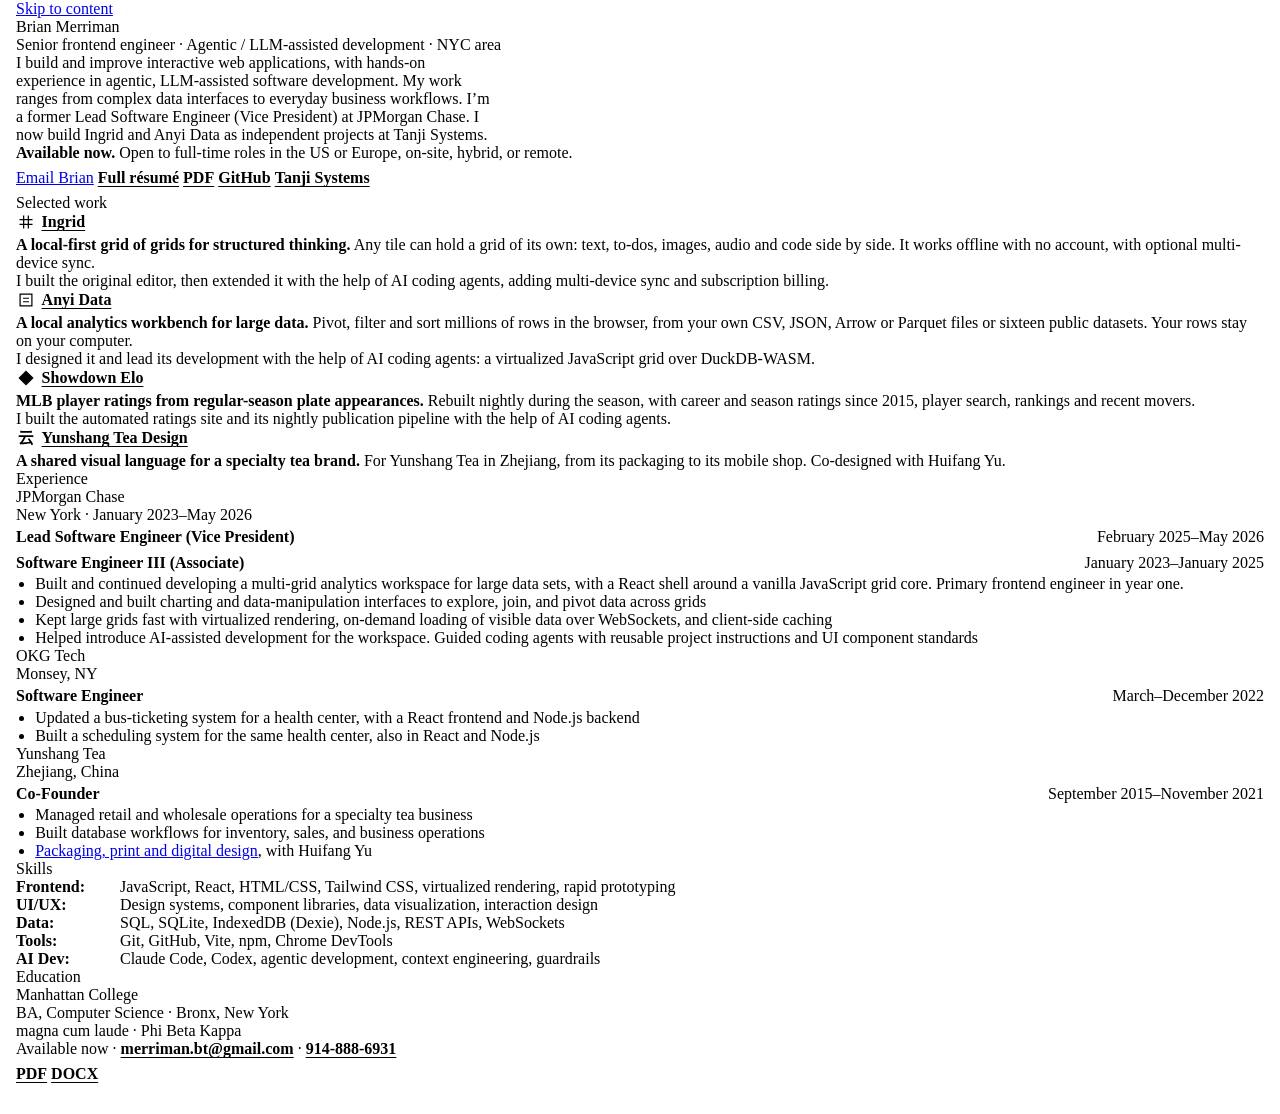
<file: index.html>
<!doctype html>
<html lang="en">
<head>
<meta charset="utf-8">
<meta name="viewport" content="width=device-width, initial-scale=1">
<title>Brian Merriman — Senior Frontend Engineer | Agentic / LLM-Assisted Development</title>
<meta name="description" content="Senior frontend engineer with hands-on experience in agentic, LLM-assisted software development, based in the NYC area. Former Lead Software Engineer (Vice President) at JPMorgan Chase. Open to full-time roles in the US or Europe.">
<link rel="canonical" href="https://merriman.xyz/">
<meta property="og:type" content="website">
<meta property="og:url" content="https://merriman.xyz/">
<meta property="og:title" content="Brian Merriman — Senior Frontend Engineer | Agentic / LLM-Assisted Development">
<meta property="og:description" content="Senior frontend engineer with hands-on experience in agentic, LLM-assisted software development, based in the NYC area. Former Lead Software Engineer (Vice President) at JPMorgan Chase. Open to full-time roles in the US or Europe.">
<link rel="icon" href="favicon.svg" type="image/svg+xml">
<link rel="icon" href="favicon.ico" sizes="32x32">
<link rel="stylesheet" href="https://tanji.systems/fonts/fonts.css">
<link rel="stylesheet" href="https://tanji.systems/tokens.css">
<link rel="stylesheet" href="https://tanji.systems/public-web.css">
<style>
:root{color-scheme:light}
body{--keaiui-web-page-font-size:var(--text-size-web-subheading);margin:0;padding:0 16px 24px;color:var(--color-text);background:var(--color-surface-page);overflow-wrap:anywhere;
  font:var(--text-size-web-subheading)/1.55 var(--font-sans)}
.wrap{--keaiui-web-shell-width:720px}
.site-header{padding:var(--space-8) 0 var(--space-7);
  border-bottom:1px solid var(--color-border-strong)}
h1{margin:0;color:var(--color-text-strong);font:600 var(--text-size-web-display)/1.2 var(--font-serif)}
.role{margin:var(--space-4) 0 0;color:var(--color-text-muted);font-size:var(--text-size-web-body)}
.intro{max-width:60ch;margin:var(--space-6) 0 0;color:var(--color-text-strong);font:500 var(--text-size-web-lead)/1.45 var(--font-serif)}
.availability{margin:var(--space-6) 0 0;font-size:var(--text-size-web-body)}
.primary-links{gap:var(--space-6);margin-top:var(--space-6);font-size:var(--text-size-web-body)}
.primary-links a:not(.keaiui-web-action),.footer-links a{display:inline-flex;align-items:center;min-height:32px}
.primary-links a:not(.keaiui-web-action),.work-entry a,footer a{color:var(--color-accent);font-weight:600;
  text-underline-offset:3px}
.primary-links a:not(.keaiui-web-action):hover,.work-entry a:hover,footer a:hover{color:var(--color-accent-hover)}
footer a[href^="tel:"]{white-space:nowrap}
main section{padding:var(--space-7) 0}
main section + section{border-top:1px solid var(--color-border)}
section[aria-labelledby="work-heading"]{padding-inline:var(--space-6);background:var(--color-accent-tint)}
/* Type as on the Ingrid site (Brian, 2026-11-12: it feels best): section
   headings 21.9px bold serif, entry titles 18.4px bold serif, text 18.4px,
   meta lines (locations, dates, Role and Built with) 15px. */
h2{margin:0 0 var(--space-5);color:var(--color-text-strong);font:700 var(--text-size-web-heading)/1.3 var(--font-serif)}
.work-entry + .work-entry{margin-top:var(--space-6);padding-top:var(--space-6);border-top:1px solid var(--color-border)}
.experience-entry + .experience-entry{margin-top:var(--space-6);padding-top:var(--space-6);border-top:1px solid var(--color-border)}
h3{margin:0;color:var(--color-text-strong);font:700 var(--text-size-web-subheading)/1.3 var(--font-serif)}
.job-meta{margin:var(--space-2) 0 0;color:var(--color-text-muted);font-size:var(--text-size-web-body)}
.job-progression{margin:var(--space-4) 0 0;color:var(--color-text-strong);font-size:var(--text-size-web-body)}
.job-roles{margin:var(--space-5) 0 0;font-size:var(--text-size-web-body);line-height:1.6}
.job-roles > div{display:flex;flex-wrap:wrap;justify-content:space-between;column-gap:var(--space-6);row-gap:var(--space-1)}
.job-roles > div + div{margin-top:var(--space-4)}
.job-roles dt{flex:1 1 20rem;font-weight:600;color:var(--color-text-strong)}
.job-roles dd{margin:0;color:var(--color-text-muted)}
.work-entry ul,.experience-entry ul{margin:var(--space-5) 0 0;padding-left:1.2em}
strong{font-weight:600}
.work-entry li,.experience-entry li{margin:0 0 var(--space-4)}
.work-entry li:last-child,.experience-entry li:last-child{margin-bottom:0}
/* A product's canonical mark beside its live name (docs/brand/README.md
   lockup geometry): marks in green, the link's colour, sized per mark. */
.work-lockup{display:inline-flex;align-items:center;gap:.35em}
/* Every mark sits in one 1.25em column, drawn in proportion to the others
   (⌗ and ⌸ .77em, 云 .82em as ※, ◆ .9em), so all four names start at one
   line; its description sits indented under the name (1.6em of the
   title's size). */
.work-mark{box-sizing:border-box;display:block;flex:none;width:1.25em;height:1.25em}
.work-mark-ingrid,.work-mark-anyi{padding:.09em}
.work-mark-yunshang{padding:.055em}
.work-lede,.work-role{margin:var(--space-4) 0 0 calc(1.6 * var(--text-size-web-subheading))}
.work-role{margin-top:var(--space-3);color:var(--color-text-muted);font-size:var(--text-size-web-body)}
.skills p{display:flex;gap:var(--space-5);margin:0 0 var(--space-3)}
.skills strong{flex:0 0 6.5rem}
.skills span{flex:1;min-width:0}
.skills p:last-child{margin-bottom:0}
footer{padding:var(--space-6) 0;border-top:1px solid var(--color-border-strong);
  color:var(--color-text-muted);font-size:var(--text-size-web-body)}
.footer-links{gap:var(--space-6)}
@media (max-width:600px){
  .skills p{flex-direction:column;gap:var(--space-2)}
  .skills strong{flex-basis:auto}
}
@media (max-width:480px){
  body{padding-inline:12px}
  .site-header{padding-block:var(--space-7)}
  .primary-links,.footer-links{column-gap:16px;row-gap:0}
  .primary-links a:not(.keaiui-web-action),.footer-links a{min-height:44px}
  .work-entry h3 a{display:inline-flex;align-items:center;min-height:44px}
  footer span a{display:inline-flex;align-items:center;min-height:44px}
  .work-entry h3 a{margin-block:-8px}
}
</style>
</head>
<body class="keaiui-web-page">
<a class="keaiui-web-skip-link" href="#main">Skip to content</a>
<div class="wrap keaiui-web-shell">
<header class="site-header">
  <h1>Brian Merriman</h1>
  <p class="role">Senior frontend engineer · Agentic / LLM-assisted development · NYC area</p>
  <p class="intro">I build and improve interactive web applications, with hands-on experience in agentic, LLM-assisted software development. My work ranges from complex data interfaces to everyday business workflows. I’m a former Lead Software Engineer (Vice President) at JPMorgan Chase. I now build Ingrid and Anyi Data as independent projects at Tanji Systems.</p>
  <p class="availability"><strong>Available now.</strong> Open to full-time roles in the US or Europe, on-site, hybrid, or remote.</p>
  <nav class="primary-links keaiui-web-nav" aria-label="Contact and profile">
    <a class="keaiui-web-action keaiui-web-action-primary" href="mailto:merriman.bt@gmail.com">Email Brian</a>
    <a href="resume.html">Full résumé</a>
    <a href="resume.pdf" download="Brian_Merriman_Resume.pdf">PDF</a>
    <a href="https://github.com/merriman-xyz">GitHub</a>
    <a href="https://tanji.systems/">Tanji Systems</a>
  </nav>
</header>

<main id="main">
<section aria-labelledby="work-heading">
  <h2 id="work-heading">Selected work</h2>
  <article class="work-entry">
    <h3><a class="work-lockup work-lockup-ingrid" href="https://ingrid.tanji.systems"><svg class="work-mark work-mark-ingrid" xmlns="http://www.w3.org/2000/svg" viewBox="0 0 256 256" aria-hidden="true" focusable="false" fill="currentColor"><path d="M30.617 101.985L30.617 83.703L83.703 83.703L83.703 30.617L101.984 30.617L101.984 83.703L154.015 83.703L154.015 30.617L172.297 30.617L172.297 83.703L225.383 83.703L225.383 101.985L172.297 101.985L172.297 154.016L225.383 154.016L225.383 172.297L172.297 172.297L172.297 225.383L154.015 225.383L154.015 172.297L101.984 172.297L101.984 225.383L83.703 225.383L83.703 172.297L30.617 172.297L30.617 154.016L83.703 154.016L83.703 101.985ZM101.984 154.016L154.015 154.016L154.015 101.985L101.984 101.985Z"/></svg><span>Ingrid</span></a></h3>
    <p class="work-lede"><strong>A local-first grid of grids for structured thinking.</strong> Any tile can hold a grid of its own: text, to-dos, images, audio and code side by side. It works offline with no account, with optional multi-device sync.</p>
    <p class="work-role">I built the original editor, then extended it with the help of AI coding agents, adding multi-device sync and subscription billing.</p>
  </article>
  <article class="work-entry">
    <h3><a class="work-lockup work-lockup-anyi" href="https://anyi.tanji.systems"><svg class="work-mark work-mark-anyi" xmlns="http://www.w3.org/2000/svg" viewBox="0 0 256 256" aria-hidden="true" focusable="false" fill="currentColor"><path fill-rule="evenodd" d="M30.62 30.62H225.38V225.38H30.62ZM48.9 48.9H207.1V207.1H48.9ZM83.7 92.86H172.3V111.14H83.7ZM83.7 144.86H172.3V163.14H83.7Z"/></svg><span>Anyi Data</span></a></h3>
    <p class="work-lede"><strong>A local analytics workbench for large data.</strong> Pivot, filter and sort millions of rows in the browser, from your own CSV, JSON, Arrow or Parquet files or sixteen public datasets. Your rows stay on your computer.</p>
    <p class="work-role">I designed it and lead its development with the help of AI coding agents: a virtualized JavaScript grid over DuckDB-WASM.</p>
  </article>
  <article class="work-entry">
    <h3><a class="work-lockup work-lockup-elo" href="https://showdown.tanji.systems"><svg class="work-mark work-mark-elo" xmlns="http://www.w3.org/2000/svg" viewBox="0 0 256 256" aria-hidden="true" focusable="false" fill="currentColor"><path d="M128.000 31.100L30.800 128.100L128.000 224.900L225.200 128.100Z"/></svg><span>Showdown Elo</span></a></h3>
    <p class="work-lede"><strong>MLB player ratings from regular-season plate appearances.</strong> Rebuilt nightly during the season, with career and season ratings since 2015, player search, rankings and recent movers.</p>
    <p class="work-role">I built the automated ratings site and its nightly publication pipeline with the help of AI coding agents.</p>
  </article>
  <article class="work-entry">
    <h3><a class="work-lockup work-lockup-yunshang" href="yunshang/"><svg class="work-mark work-mark-yunshang" xmlns="http://www.w3.org/2000/svg" viewBox="0 0 256 256" aria-hidden="true" focusable="false" fill="currentColor"><path d="M201.802 114.508C212.180 114.508 221.405 114.969 230.400 115.892V89.369C222.097 90.292 214.717 90.753 201.571 90.753H54.429C41.283 90.753 33.903 90.292 25.600 89.369V115.892C34.364 114.969 41.975 114.508 54.198 114.508H96.404C84.872 140.108 75.186 157.175 58.811 181.622C53.045 188.310 47.510 191.539 37.823 193.614L44.281 220.137C54.429 218.523 58.119 218.061 69.420 217.139C107.474 214.602 122.234 213.218 145.528 209.989C169.514 206.991 179.892 205.377 192.346 202.840C196.497 210.450 198.342 213.910 205.953 228.209L229.016 214.832C209.874 180.468 195.805 159.481 173.204 130.883L151.294 141.723C165.132 159.712 171.359 168.245 179.431 181.160C162.364 184.389 138.840 187.849 126.616 188.771C98.018 191.077 98.018 191.077 79.106 192.692C88.562 179.315 94.328 170.782 103.323 155.330C112.548 139.416 113.470 137.341 124.771 114.508ZM210.105 27.791C202.494 28.714 195.114 29.175 181.737 29.175H75.877C63.654 29.175 55.351 28.714 47.510 27.791V54.083C55.582 53.160 61.578 52.930 75.877 52.930H181.737C196.267 52.930 202.724 53.160 210.105 54.083Z"/></svg><span>Yunshang Tea Design</span></a></h3>
    <p class="work-lede"><strong>A shared visual language for a specialty tea brand.</strong> For Yunshang Tea in Zhejiang, from its packaging to its mobile shop. Co-designed with Huifang Yu.</p>
  </article>
</section>

<section aria-labelledby="experience-heading">
  <h2 id="experience-heading">Experience</h2>
  <article class="experience-entry">
    <h3>JPMorgan Chase</h3>
    <p class="job-meta">New York · January 2023–May 2026</p>
    <dl class="job-roles">
      <div><dt>Lead Software Engineer (Vice President)</dt><dd>February 2025–May 2026</dd></div>
      <div><dt>Software Engineer III (Associate)</dt><dd>January 2023–January 2025</dd></div>
    </dl>
    <ul>
      <li>Built and continued developing a multi-grid analytics workspace for large data sets, with a React shell around a vanilla JavaScript grid core. Primary frontend engineer in year one.</li>
      <li>Designed and built charting and data-manipulation interfaces to explore, join, and pivot data across grids</li>
      <li>Kept large grids fast with virtualized rendering, on-demand loading of visible data over WebSockets, and client-side caching</li>
      <li>Helped introduce AI-assisted development for the workspace. Guided coding agents with reusable project instructions and UI component standards</li>
    </ul>
  </article>
  <article class="experience-entry">
    <h3>OKG Tech</h3>
    <p class="job-meta">Monsey, NY</p>
    <dl class="job-roles">
      <div><dt>Software Engineer</dt><dd>March–December 2022</dd></div>
    </dl>
    <ul>
      <li>Updated a bus-ticketing system for a health center, with a React frontend and Node.js backend</li>
      <li>Built a scheduling system for the same health center, also in React and Node.js</li>
    </ul>
  </article>
  <article class="experience-entry">
    <h3>Yunshang Tea</h3>
    <p class="job-meta">Zhejiang, China</p>
    <dl class="job-roles">
      <div><dt>Co-Founder</dt><dd>September 2015–November 2021</dd></div>
    </dl>
    <ul>
      <li>Managed retail and wholesale operations for a specialty tea business</li>
      <li>Built database workflows for inventory, sales, and business operations</li>
      <li><a href="yunshang/">Packaging, print and digital design</a>, with Huifang Yu</li>
    </ul>
  </article>
</section>

<section class="skills" aria-labelledby="skills-heading">
<h2 id="skills-heading">Skills</h2>
<p><strong>Frontend:</strong> <span>JavaScript, React, HTML/CSS, Tailwind CSS, virtualized rendering, rapid prototyping</span></p>
<p><strong>UI/UX:</strong> <span>Design systems, component libraries, data visualization, interaction design</span></p>
<p><strong>Data:</strong> <span>SQL, SQLite, IndexedDB (Dexie), Node.js, REST APIs, WebSockets</span></p>
<p><strong>Tools:</strong> <span>Git, GitHub, Vite, npm, Chrome DevTools</span></p>
<p><strong>AI Dev:</strong> <span>Claude Code, Codex, agentic development, context engineering, guardrails</span></p>
</section>

<section aria-labelledby="education-heading">
  <h2 id="education-heading">Education</h2>
  <article class="experience-entry">
    <h3>Manhattan College</h3>
    <p class="job-meta">BA, Computer Science · Bronx, New York</p>
    <p class="job-progression">magna cum laude · Phi Beta Kappa</p>
  </article>
</section>
</main>

<footer class="keaiui-web-footer">
  <span>Available now · <a href="mailto:merriman.bt@gmail.com">merriman.bt@gmail.com</a> · <a href="tel:+19148886931">914-888-6931</a></span>
  <nav class="footer-links keaiui-web-nav" aria-label="Résumé downloads">
    <a href="resume.pdf" download="Brian_Merriman_Resume.pdf">PDF</a>
    <a href="resume.docx" download="Brian_Merriman_Resume.docx">DOCX</a>
  </nav>
</footer>
</div>
</body>
</html>
</file>
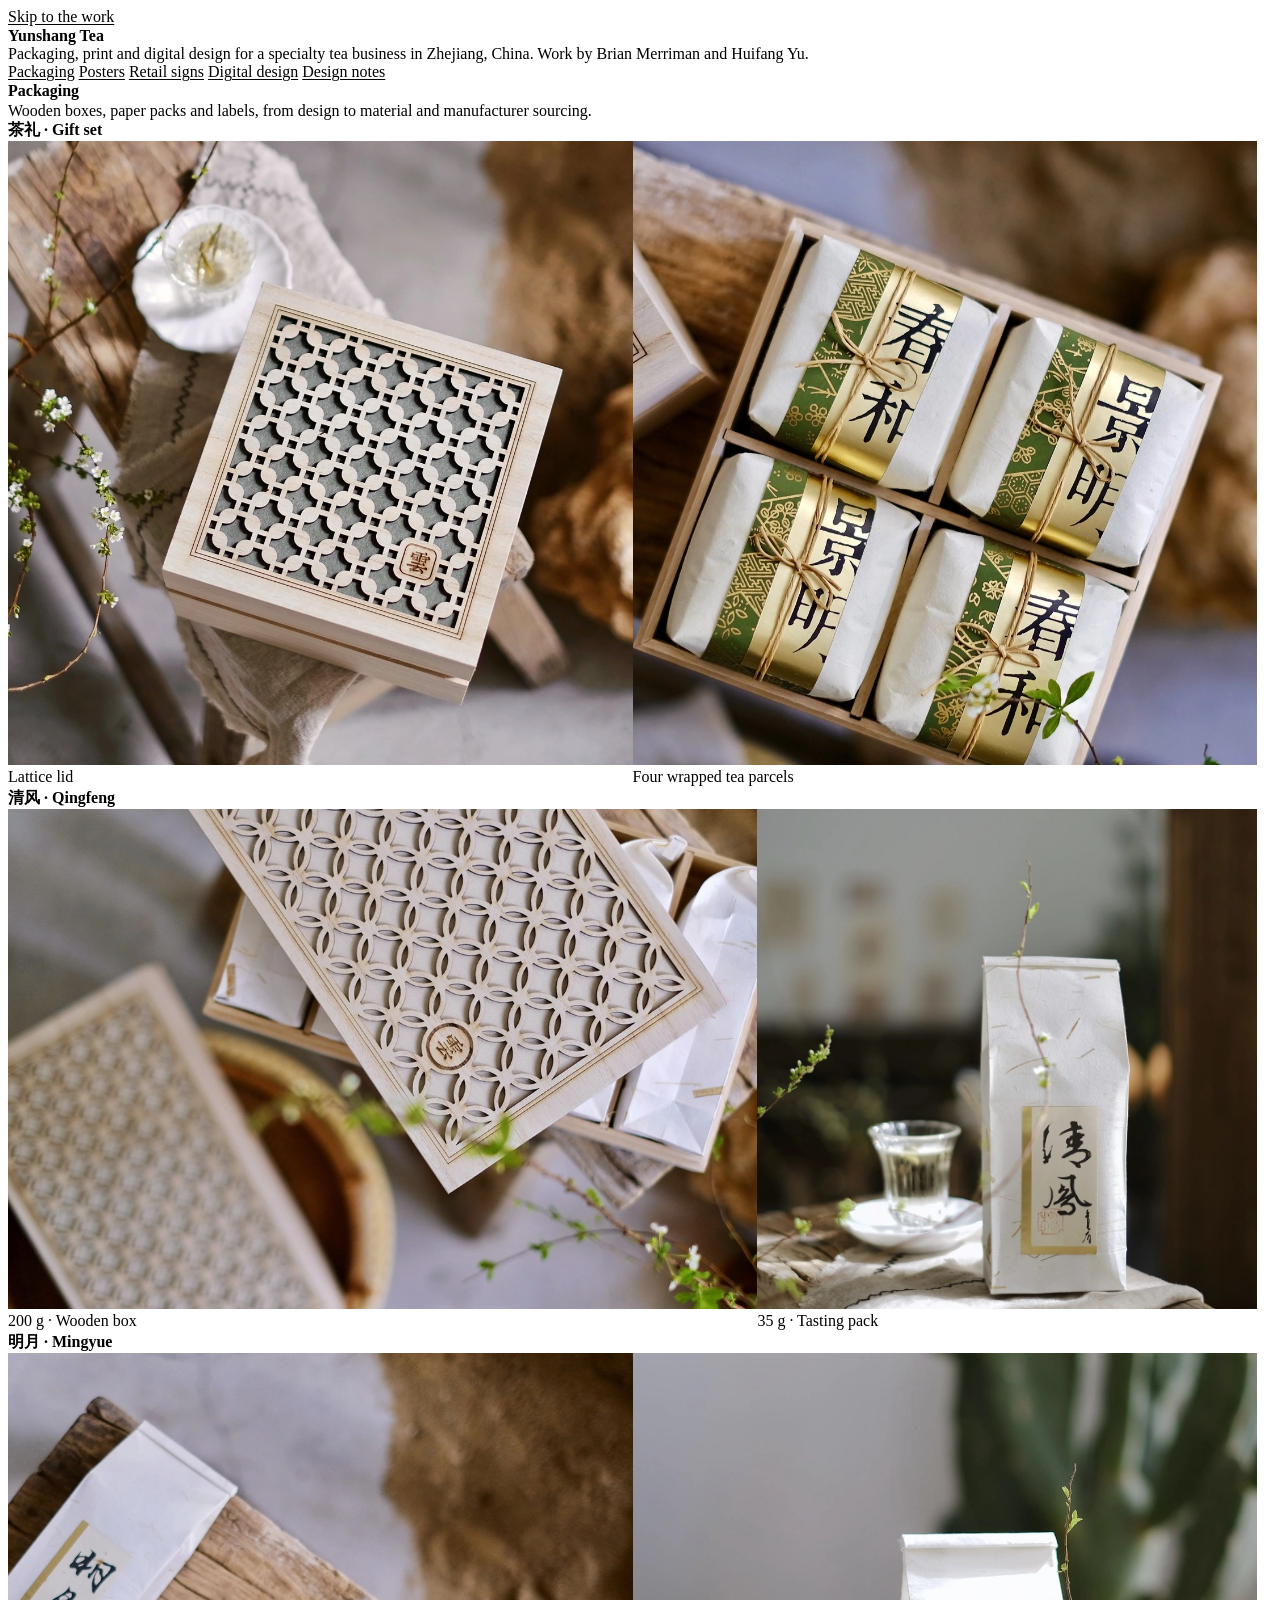
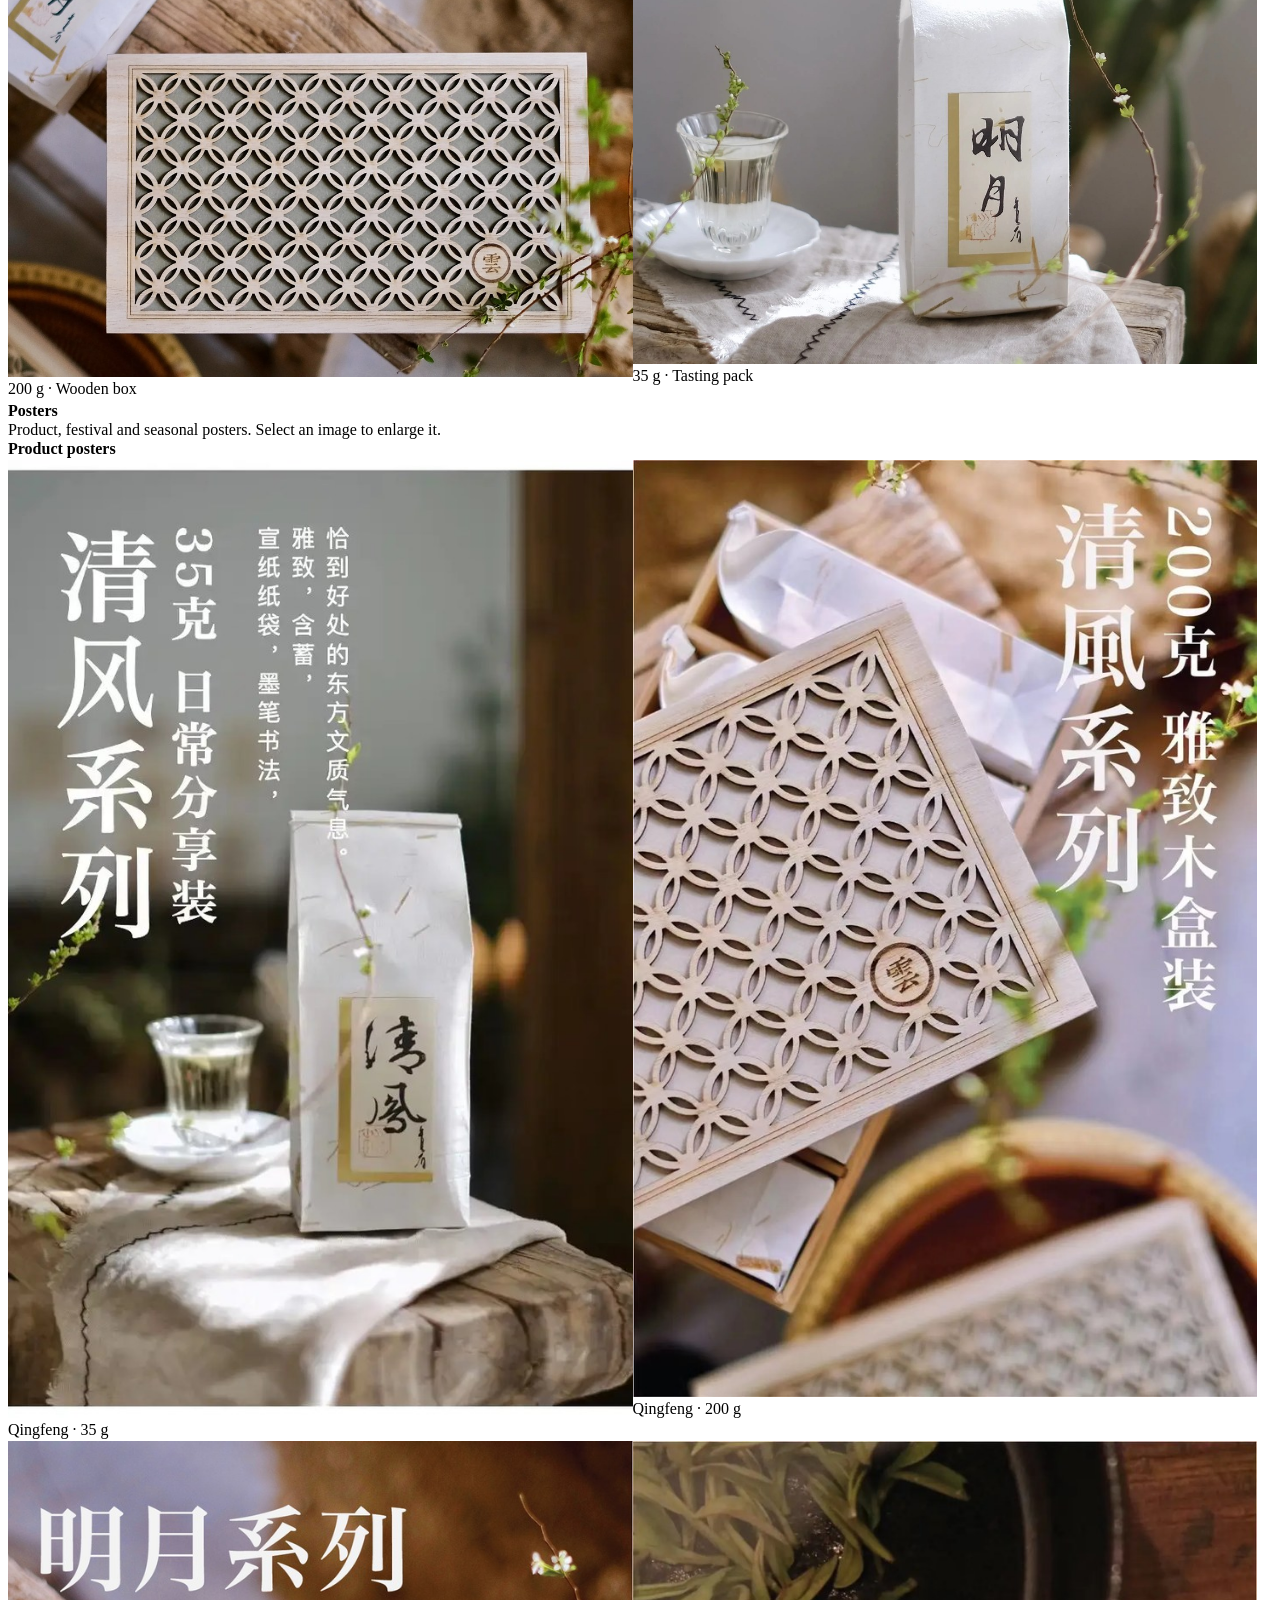
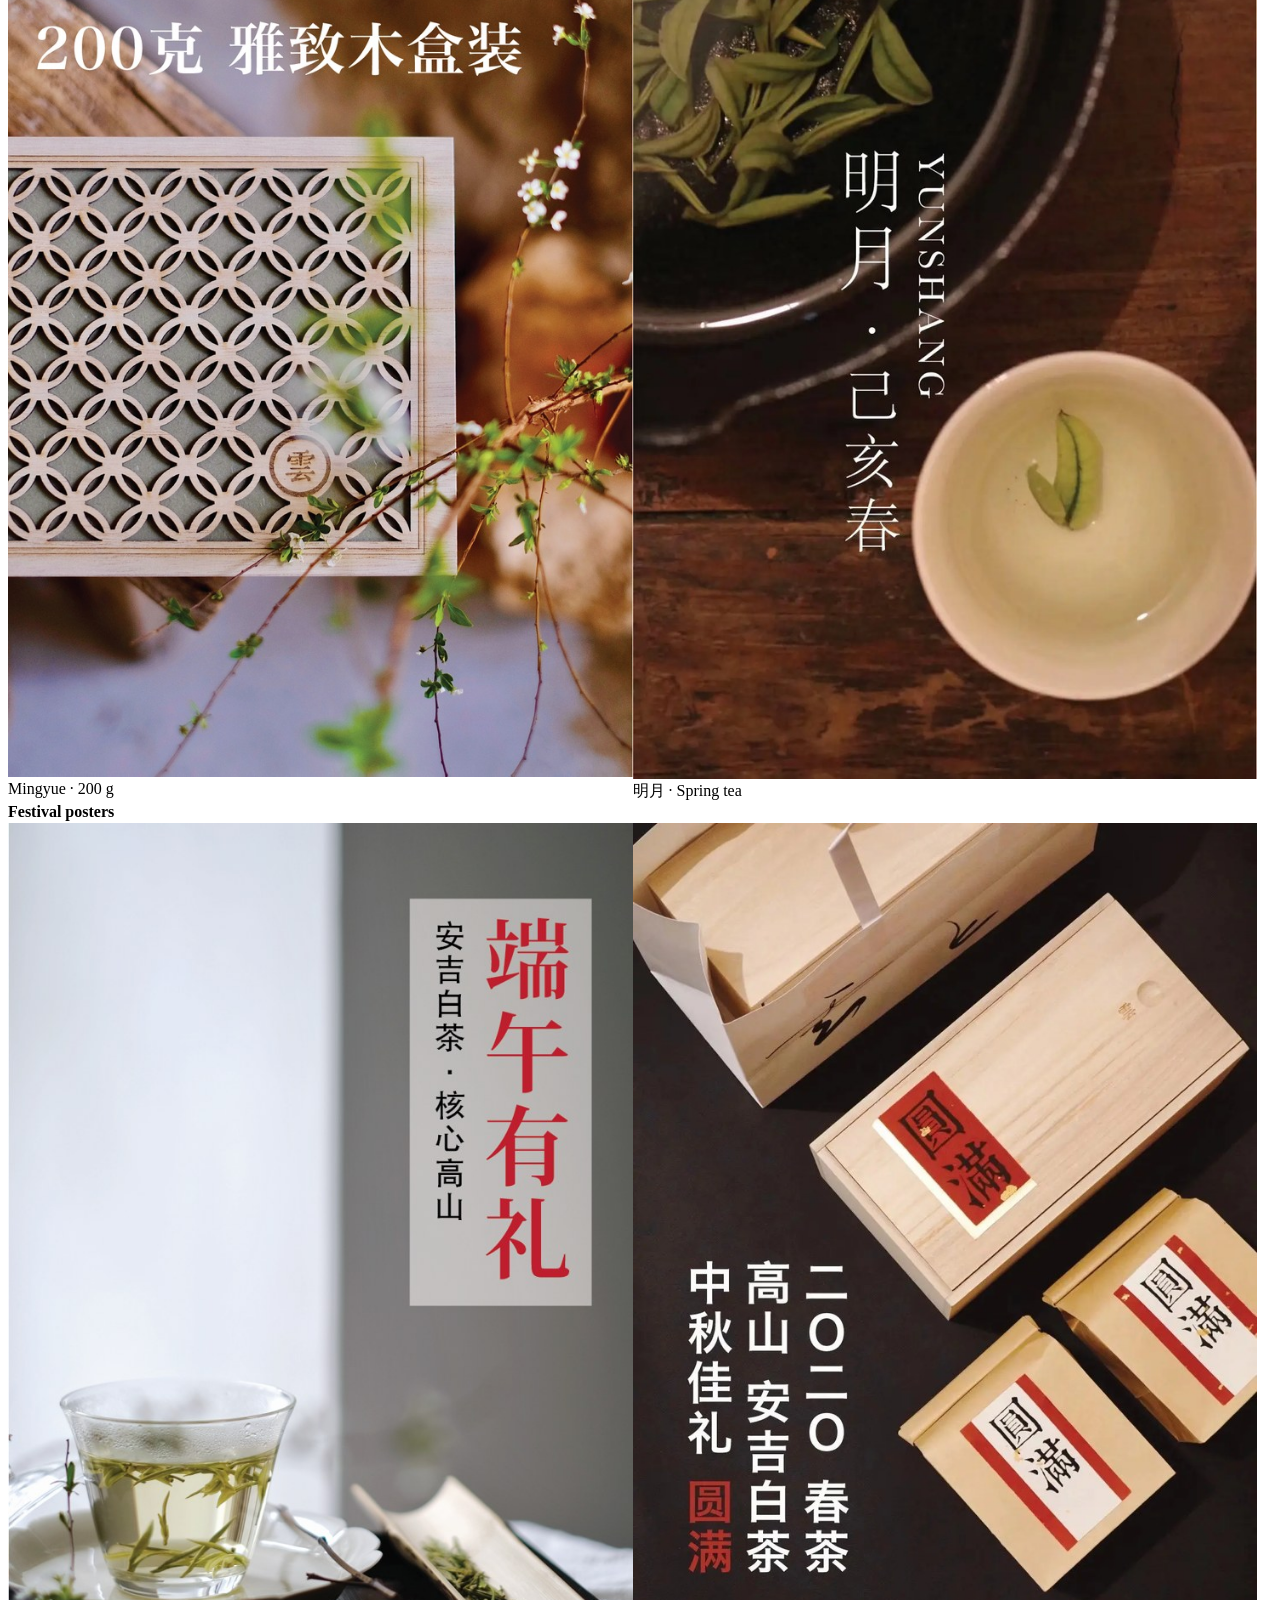
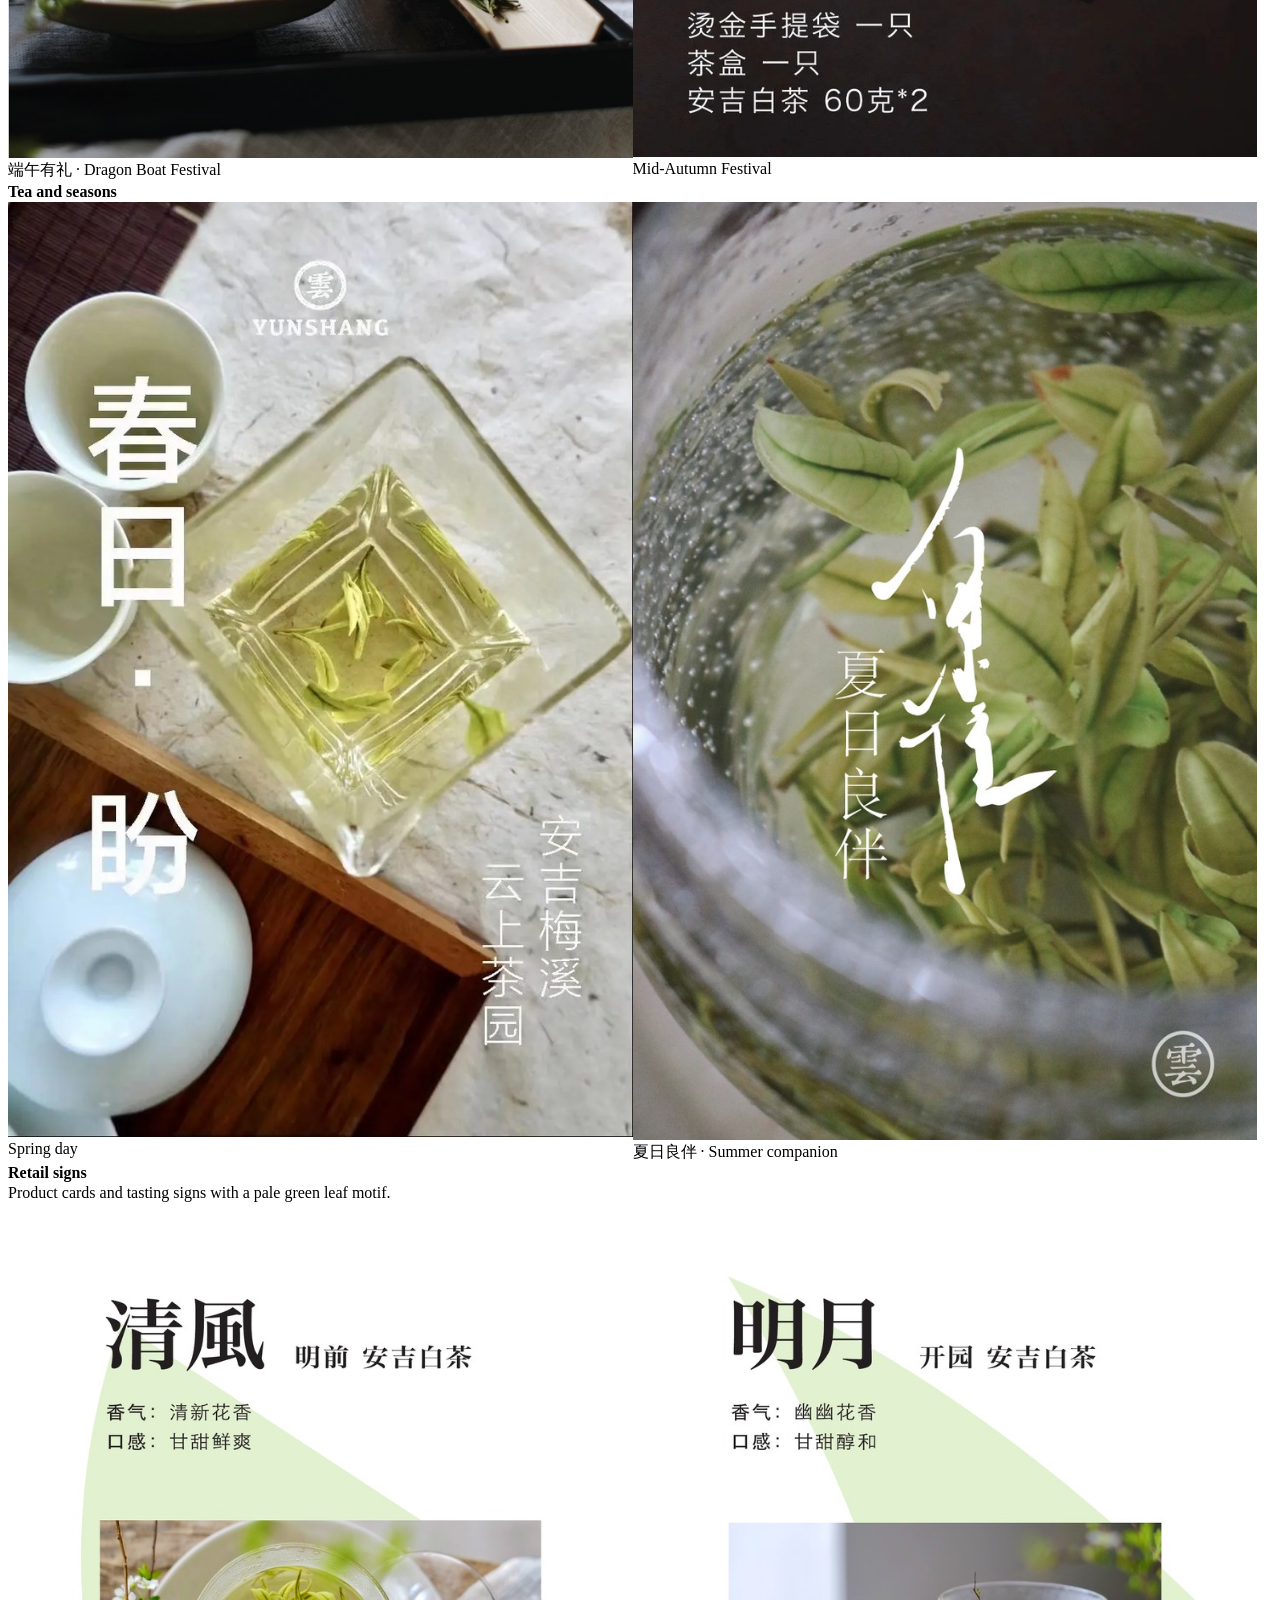
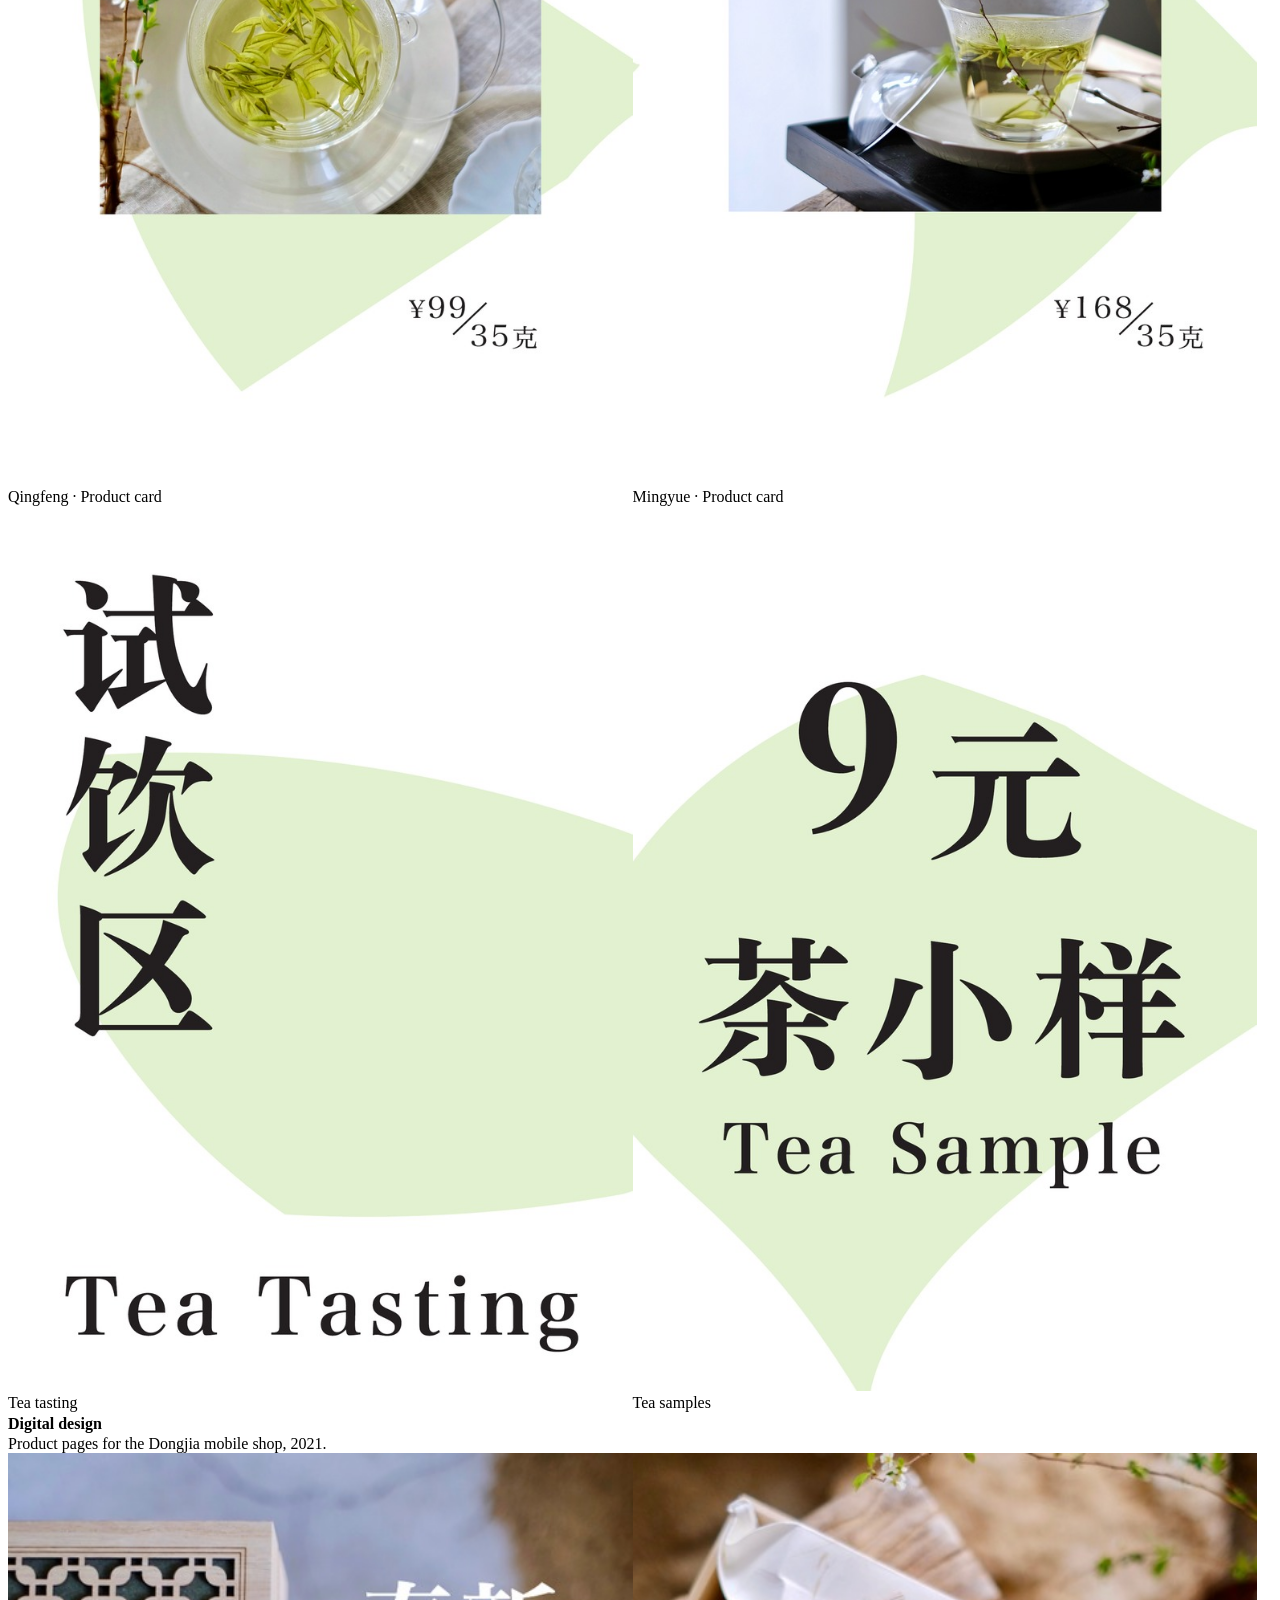
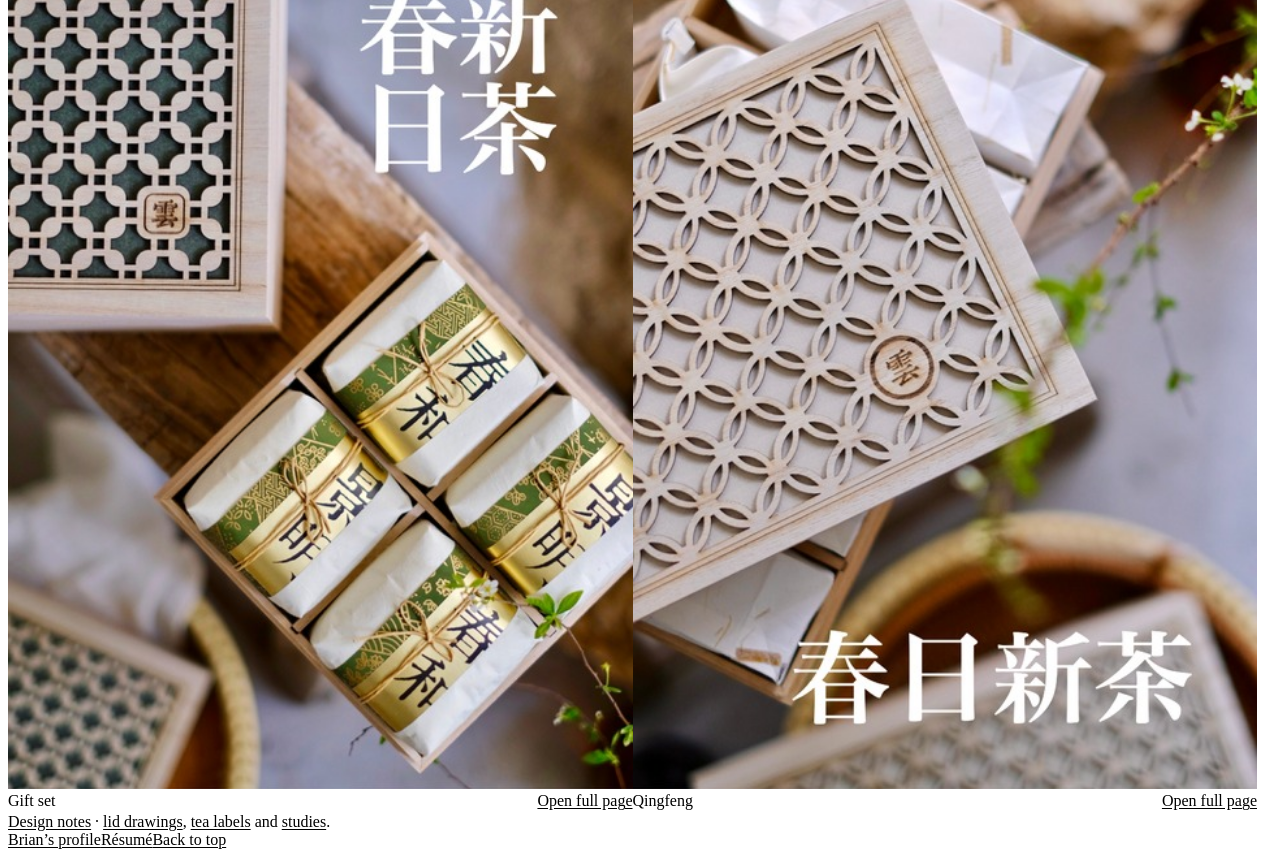
<file: design/index.html>
<!doctype html>
<html lang="en">
<head>
  <meta charset="utf-8">
  <meta name="viewport" content="width=device-width, initial-scale=1">
  <meta name="description" content="Yunshang Tea packaging, print and digital design by Brian Merriman and Huifang Yu.">
  <meta name="theme-color" content="#fdfcfa">
  <meta property="og:title" content="Yunshang Tea — Brian Merriman &amp; Huifang Yu">
  <meta property="og:description" content="Yunshang Tea packaging, print and digital design by Brian Merriman and Huifang Yu.">
  <meta property="og:type" content="website">
  <title>Yunshang Tea — Brian Merriman &amp; Huifang Yu</title>
  <link rel="stylesheet" href="https://tanji.systems/fonts/fonts.css">
  <link rel="stylesheet" href="https://tanji.systems/tokens.css">
  <link rel="stylesheet" href="https://tanji.systems/public-web.css">
  <link rel="stylesheet" href="style.css?v=20261029-review">
  <script src="gallery.js?v=20261012-focus" defer></script>
</head>
<body class="keaiui-web-page">
  <a class="keaiui-web-skip-link" href="#work">Skip to the work</a>
  <div class="keaiui-web-shell portfolio">
    <header class="site-header" id="top">
      <h1>Yunshang Tea</h1>
      <p>Packaging, print and digital design for a specialty tea business in Zhejiang, China. Work by Brian Merriman and Huifang Yu.</p>
      <nav class="keaiui-web-nav" aria-label="Portfolio navigation">
        <a href="#packaging">Packaging</a>
        <a href="#posters">Posters</a>
        <a href="#signs">Retail signs</a>
        <a href="#digital">Digital design</a>
        <a href="design-notes.html">Design notes</a>
      </nav>
    </header>
    <main id="work">
      <section id="packaging" aria-labelledby="packaging-title">
        <h2 id="packaging-title">Packaging</h2>
        <p class="section-note">Wooden boxes, paper packs and labels, from design to material and manufacturer sourcing.</p>
        <div class="work-group" id="gift-set">
          <h3><span lang="zh">茶礼</span> · Gift set</h3>
          <div class="artwork-grid">
            <figure><a href="assets/gift-box-large.jpg" data-artwork="茶礼 · Gift set" aria-label="Enlarge: 茶礼 · Gift set"><img src="assets/gift-box.jpg" width="1100" height="1100" alt="A square wooden gift box with an interlocking lattice lid, photographed with a cup of tea and flowering branches." fetchpriority="high"></a><figcaption>Lattice lid</figcaption></figure>
            <figure><a href="assets/gift-box-open-large.jpg" data-artwork="Gift set · open" aria-label="Enlarge: Gift set · open"><img src="assets/gift-box-open.jpg" width="1100" height="1100" alt="Four individually wrapped tea parcels with green calligraphic bands arranged inside the wooden gift box." loading="lazy"></a><figcaption>Four wrapped tea parcels</figcaption></figure>
          </div>
        </div>
        <div class="work-group" id="qingfeng">
          <h3><span lang="zh">清风</span> · Qingfeng</h3>
          <div class="artwork-grid box-pair">
            <figure><a href="assets/qingfeng-box-large.jpg" data-artwork="清风 · Qingfeng, 200 g" aria-label="Enlarge: 清风 · Qingfeng, 200 g"><img src="assets/qingfeng-box.jpg" width="1100" height="733" alt="An open wooden tea box with a repeating circular lattice lid and white paper tea parcels, beside flowering branches." loading="lazy"></a><figcaption>200 g · Wooden box</figcaption></figure>
            <figure><a href="assets/qingfeng-taster-large.jpg" data-artwork="清风 · Qingfeng, 35 g" aria-label="Enlarge: 清风 · Qingfeng, 35 g"><img src="assets/qingfeng-taster.jpg" width="1100" height="1100" alt="A folded white paper tea pack with a calligraphic Qingfeng label, photographed with tea and a flowering branch." loading="lazy"></a><figcaption>35 g · Tasting pack</figcaption></figure>
          </div>
        </div>
        <div class="work-group" id="mingyue">
          <h3><span lang="zh">明月</span> · Mingyue</h3>
          <div class="artwork-grid">
            <figure><a href="assets/mingyue-box-large.jpg" data-artwork="明月 · Mingyue, 200 g" aria-label="Enlarge: 明月 · Mingyue, 200 g"><img src="assets/mingyue-box.jpg" width="1100" height="1100" alt="A rectangular wooden tea box with a floral lattice lid and cloud seal, beside a white Mingyue paper pack." loading="lazy"></a><figcaption>200 g · Wooden box</figcaption></figure>
            <figure><a href="assets/mingyue-taster-large.jpg" data-artwork="明月 · Mingyue, 35 g" aria-label="Enlarge: 明月 · Mingyue, 35 g"><img src="assets/mingyue-taster.jpg" width="1100" height="1077" alt="A matching white paper tea pack with a calligraphic Mingyue label beside a glass of green tea." loading="lazy"></a><figcaption>35 g · Tasting pack</figcaption></figure>
          </div>
        </div>
      </section>
      <section id="posters" aria-labelledby="posters-title">
        <h2 id="posters-title">Posters</h2>
        <p class="section-note">Product, festival and seasonal posters. Select an image to enlarge it.</p>
        <div class="work-group" id="product-posters">
          <h3>Product posters</h3>
          <div class="artwork-grid poster-grid">
            <figure><a href="assets/qingfeng-taster-poster-large.jpg" data-artwork="Qingfeng · 35 g" aria-label="Enlarge: Qingfeng · 35 g"><img src="assets/qingfeng-taster-poster.jpg" width="717" height="1100" alt="Large white vertical 清风系列 lettering and product copy beside the white Qingfeng tea pack." loading="lazy"></a><figcaption>Qingfeng · 35 g</figcaption></figure>
            <figure><a href="assets/qingfeng-box-poster-large.jpg" data-artwork="Qingfeng · 200 g" aria-label="Enlarge: Qingfeng · 200 g"><img src="assets/qingfeng-box-poster.jpg" width="733" height="1100" alt="Matching white vertical 清风系列 lettering over an open wooden lattice box filled with paper tea parcels." loading="lazy"></a><figcaption>Qingfeng · 200 g</figcaption></figure>
            <figure><a href="assets/mingyue-box-poster-large.jpg" data-artwork="Mingyue · 200 g" aria-label="Enlarge: Mingyue · 200 g"><img src="assets/mingyue-box-poster.jpg" width="734" height="1100" alt="White 明月系列 and 200克 lettering above a wooden lattice tea box, with a flowering branch crossing the warm brown photograph." loading="lazy"></a><figcaption>Mingyue · 200 g</figcaption></figure>
            <figure><a href="assets/mingyue-spring-poster-large.jpg" data-artwork="明月 · Spring tea" aria-label="Enlarge: 明月 · Spring tea"><img src="assets/mingyue-spring-poster.jpg" width="733" height="1100" alt="Fine white Mingyue lettering over a warm overhead photograph of tea leaves in a dark pot and a pale cup." loading="lazy"></a><figcaption>明月 · Spring tea</figcaption></figure>
          </div>
        </div>
        <div class="work-group" id="festival-posters">
          <h3>Festival posters</h3>
          <div class="artwork-grid poster-grid">
            <figure><a href="assets/duanwu-poster-large.jpg" data-artwork="端午有礼 — Dragon Boat Festival poster" aria-label="Enlarge: Dragon Boat Festival poster"><img src="assets/duanwu-poster.jpg" width="734" height="1100" alt="A glass of green tea beside a bamboo scoop holding loose leaves; red vertical lettering reads 端午有礼." loading="lazy"></a><figcaption><span lang="zh">端午有礼</span> · Dragon Boat Festival</figcaption></figure>
            <figure><a href="assets/mid-autumn-poster-large.jpg" data-artwork="Mid-Autumn Festival" aria-label="Enlarge: Mid-Autumn Festival"><img src="assets/mid-autumn-poster.jpg" width="735" height="1100" alt="Vertical white and red lettering beside wooden gift boxes and paper tea packs with red 圆满 labels." loading="lazy"></a><figcaption>Mid-Autumn Festival</figcaption></figure>
          </div>
        </div>
        <div class="work-group" id="seasonal-posters">
          <h3>Tea and seasons</h3>
          <div class="artwork-grid poster-grid">
            <figure><a href="assets/spring-day-poster-large.jpg" data-artwork="Spring day" aria-label="Enlarge: Spring day"><img src="assets/spring-day-poster.jpg" width="735" height="1100" alt="Large white 春日 lettering over an overhead photograph of green tea and white cups." loading="lazy"></a><figcaption>Spring day</figcaption></figure>
            <figure><a href="assets/summer-companion-large.jpg" data-artwork="夏日良伴 · Summer companion" aria-label="Enlarge: 夏日良伴 · Summer companion"><img src="assets/summer-companion.jpg" width="733" height="1100" alt="Expressive white calligraphy and vertical 夏日良伴 lettering over a close view of tea leaves in a glass bowl." loading="lazy"></a><figcaption><span lang="zh">夏日良伴</span> · Summer companion</figcaption></figure>
          </div>
        </div>
      </section>
      <section id="signs" aria-labelledby="signs-title">
        <h2 id="signs-title">Retail signs</h2>
        <p class="section-note">Product cards and tasting signs with a pale green leaf motif.</p>
        <div class="artwork-grid sign-grid">
          <figure><a href="assets/qingfeng-sign-large.jpg" data-artwork="Qingfeng · Product card" aria-label="Enlarge: Qingfeng · Product card"><img src="assets/qingfeng-sign.jpg" width="778" height="1100" alt="Black Qingfeng type, tasting notes, a tea photograph and price on white, with a pale green angular leaf shape." loading="lazy"></a><figcaption>Qingfeng · Product card</figcaption></figure>
          <figure><a href="assets/mingyue-sign-large.jpg" data-artwork="Mingyue · Product card" aria-label="Enlarge: Mingyue · Product card"><img src="assets/mingyue-sign.jpg" width="778" height="1100" alt="Matching Mingyue product card with tea photograph, tasting notes and price, arranged over a pale green leaf shape." loading="lazy"></a><figcaption>Mingyue · Product card</figcaption></figure>
          <figure><a href="assets/tea-tasting-sign-large.jpg" data-artwork="Tea tasting" aria-label="Enlarge: Tea tasting"><img src="assets/tea-tasting-sign.jpg" width="778" height="1100" alt="Large vertical Chinese 试饮区 and English Tea Tasting lettering framing a pale green leaf shape." loading="lazy"></a><figcaption>Tea tasting</figcaption></figure>
          <figure><a href="assets/tea-sample-sign-large.jpg" data-artwork="Tea samples" aria-label="Enlarge: Tea samples"><img src="assets/tea-sample-sign.jpg" width="778" height="1100" alt="Black 9元, 茶小样 and Tea Sample lettering arranged on a pale green leaf shape against white." loading="lazy"></a><figcaption>Tea samples</figcaption></figure>
        </div>
      </section>
      <section id="digital" aria-labelledby="digital-title">
        <h2 id="digital-title">Digital design</h2>
        <p class="section-note">Product pages for the Dongjia mobile shop, 2021.</p>
        <div class="artwork-grid page-grid">
          <a class="page-preview" href="assets/gift-set-page-large.jpg" data-artwork="Gift set · Dongjia product page" data-view="page" aria-label="Open full page: Gift set"><figure><span class="page-preview-image"><img src="assets/gift-set-page.jpg" width="480" height="4316" alt="The gift-set shop page opens with the lattice box and wrapped tea parcels, followed by the tea garden, packaging details and tasting information." loading="lazy"></span><figcaption><span>Gift set</span><span class="page-preview-link">Open full page</span></figcaption></figure></a>
          <a class="page-preview" href="assets/qingfeng-page-large.jpg" data-artwork="Qingfeng · Dongjia product page" data-view="page" aria-label="Open full page: Qingfeng"><figure><span class="page-preview-image"><img src="assets/qingfeng-page.jpg" width="480" height="5296" alt="The Qingfeng shop page opens with a lattice box and white tea parcels, then combines calligraphy, garden photographs, tasting notes, brewing guidance and package contents." loading="lazy"></span><figcaption><span>Qingfeng</span><span class="page-preview-link">Open full page</span></figcaption></figure></a>
        </div>
      </section>
      <p class="related-work"><a href="design-notes.html">Design notes</a> · <a href="design-notes.html#lids">lid drawings</a>, <a href="design-notes.html#labels">tea labels</a> and <a href="design-notes.html#studies">studies</a>.</p>
    </main>
    <footer class="keaiui-web-footer"><a href="https://merriman.xyz/">Brian’s profile</a><a href="https://merriman.xyz/resume.pdf">Résumé</a><a href="#top">Back to top</a></footer>
  </div>
  <dialog id="artwork-viewer" aria-labelledby="viewer-title">
    <header class="viewer-header"><div><h2 id="viewer-title">Artwork</h2><p id="viewer-reading" hidden>Scroll to read the full page.</p></div><button class="keaiui-web-action" id="viewer-close" type="button">Close</button></header>
    <div class="viewer-stage" id="viewer-stage" tabindex="0" role="region" aria-label="Enlarged artwork"></div>
    <p class="viewer-message" id="viewer-message" role="status" aria-live="polite"></p>
    <footer class="viewer-footer"><div><button class="keaiui-web-action" id="viewer-previous" type="button" aria-label="Previous artwork">Previous</button><span id="viewer-position" aria-live="polite"></span><button class="keaiui-web-action" id="viewer-next" type="button" aria-label="Next artwork">Next</button></div><button class="keaiui-web-action" id="viewer-size" type="button">Actual size</button><span class="viewer-hint" id="viewer-hint">J / K to browse · Esc to close</span><button class="keaiui-web-action" id="viewer-retry" type="button" hidden>Retry image</button></footer>
  </dialog>
</body>
</html>
</file>
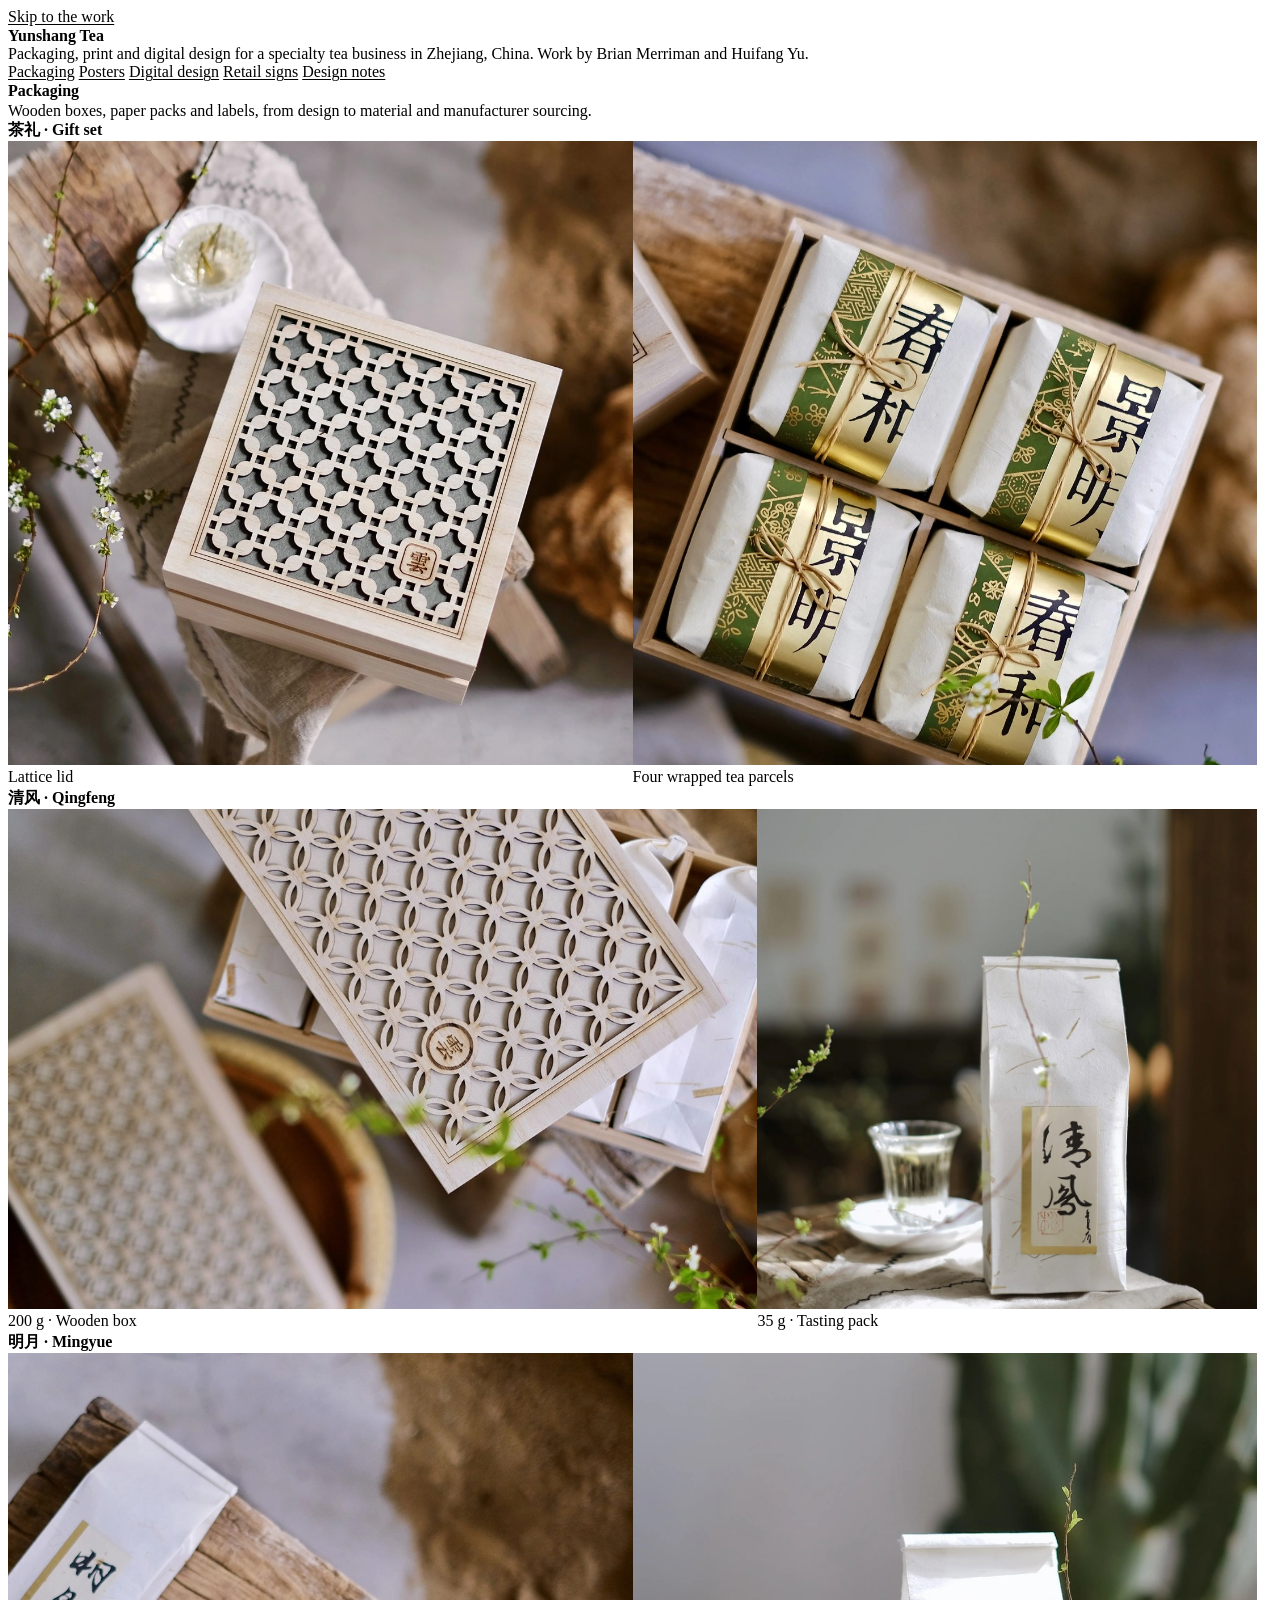
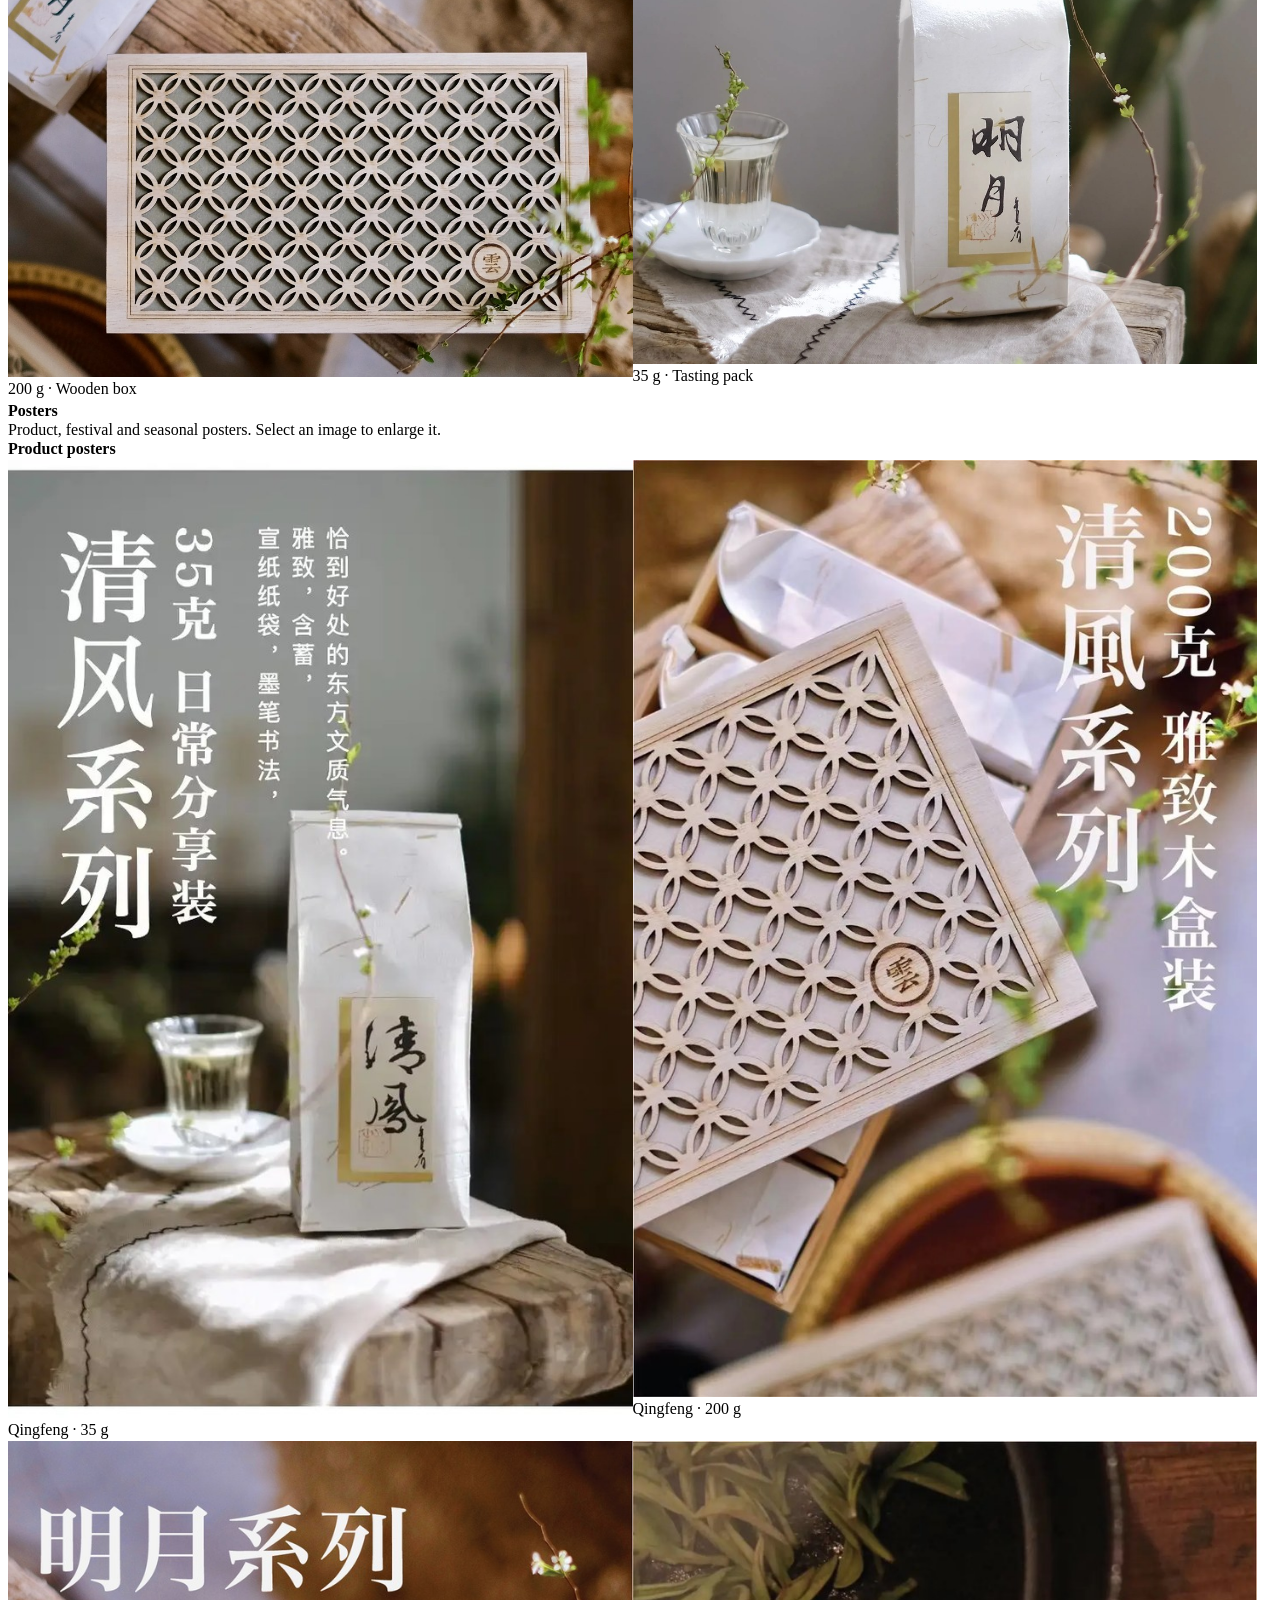
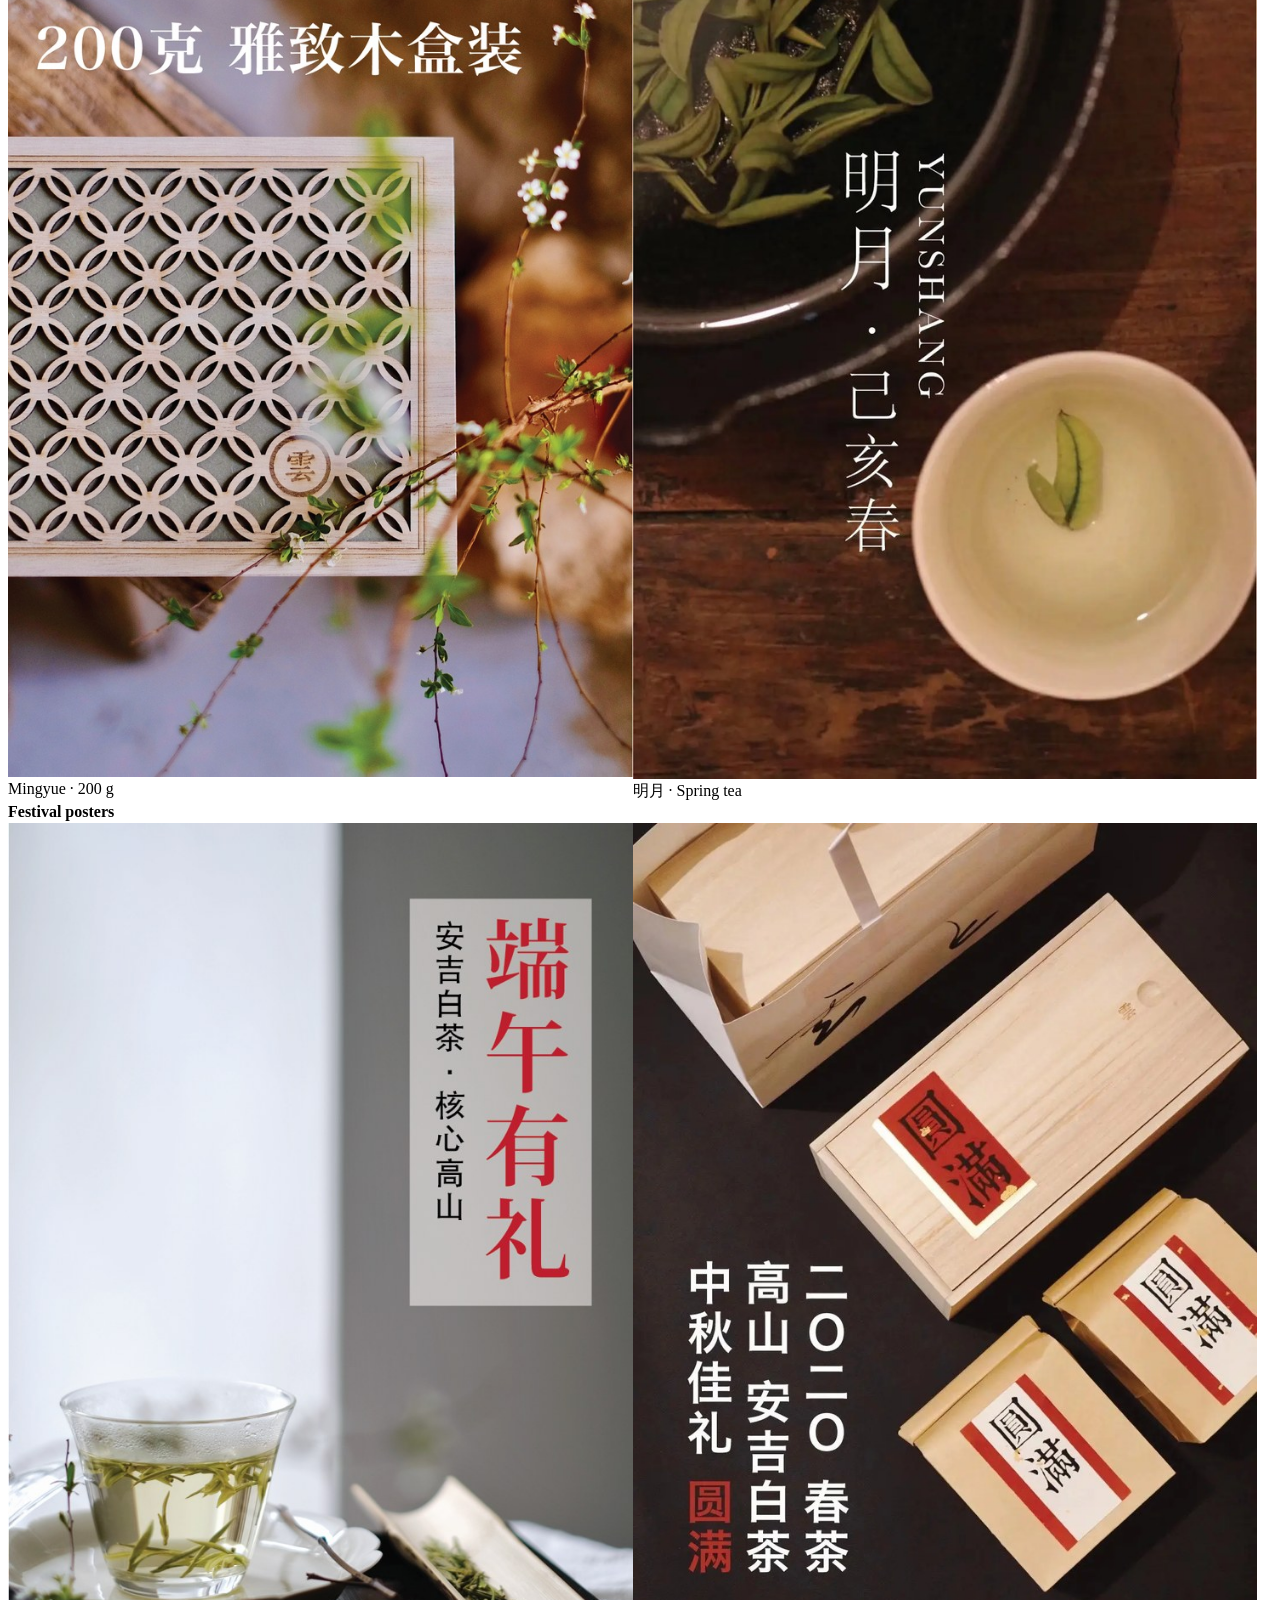
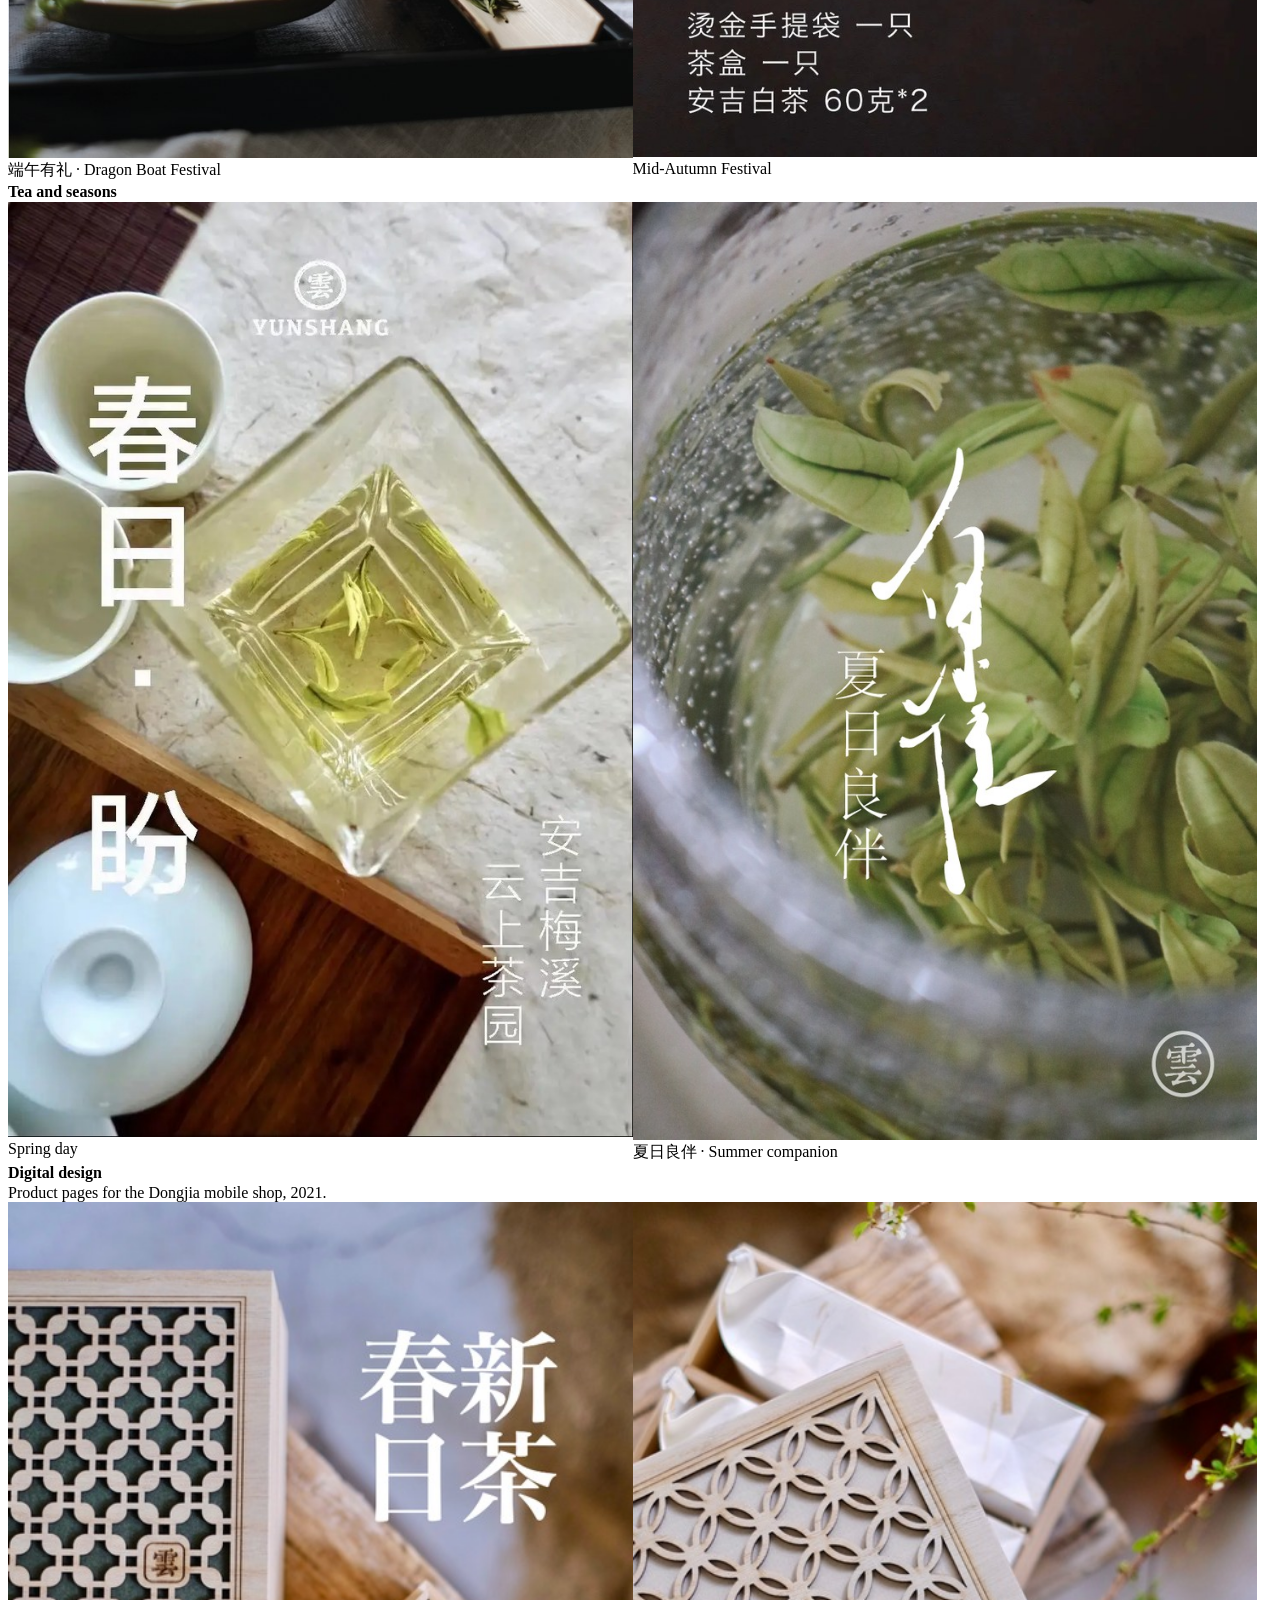
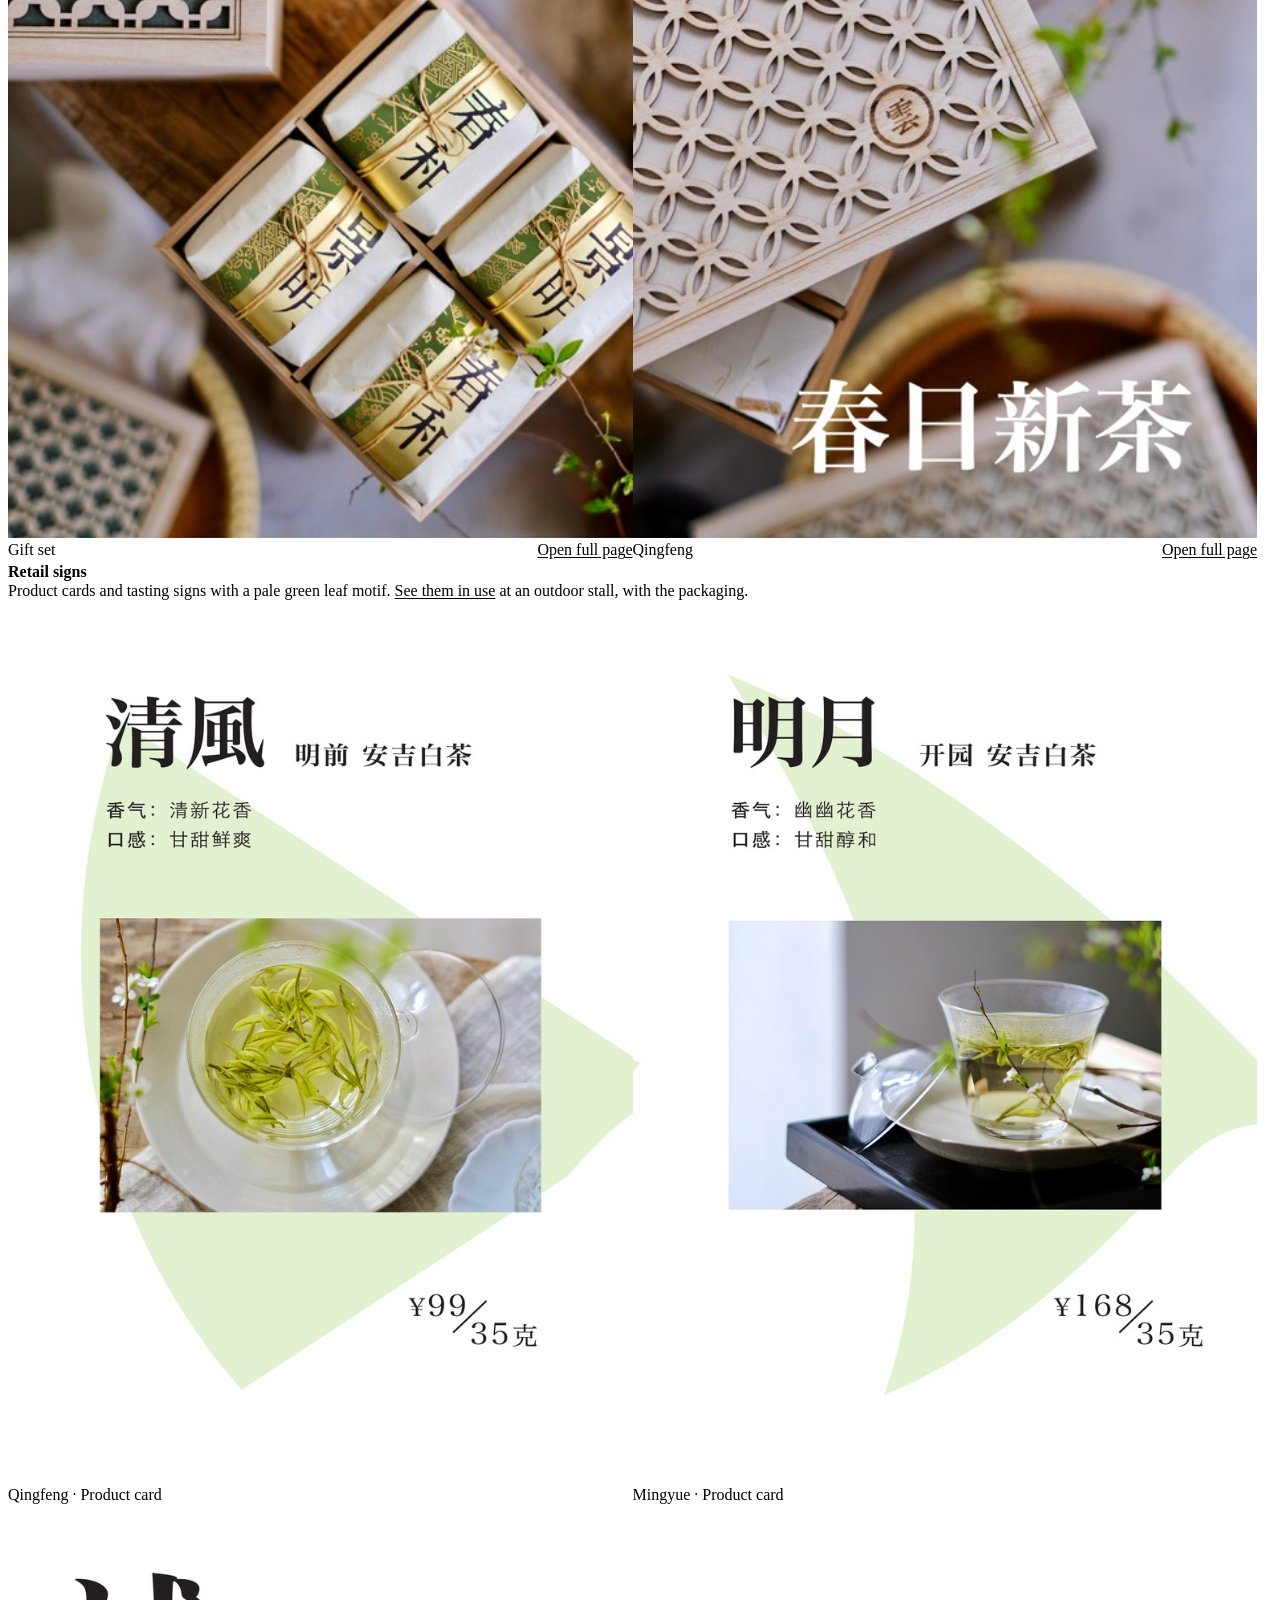
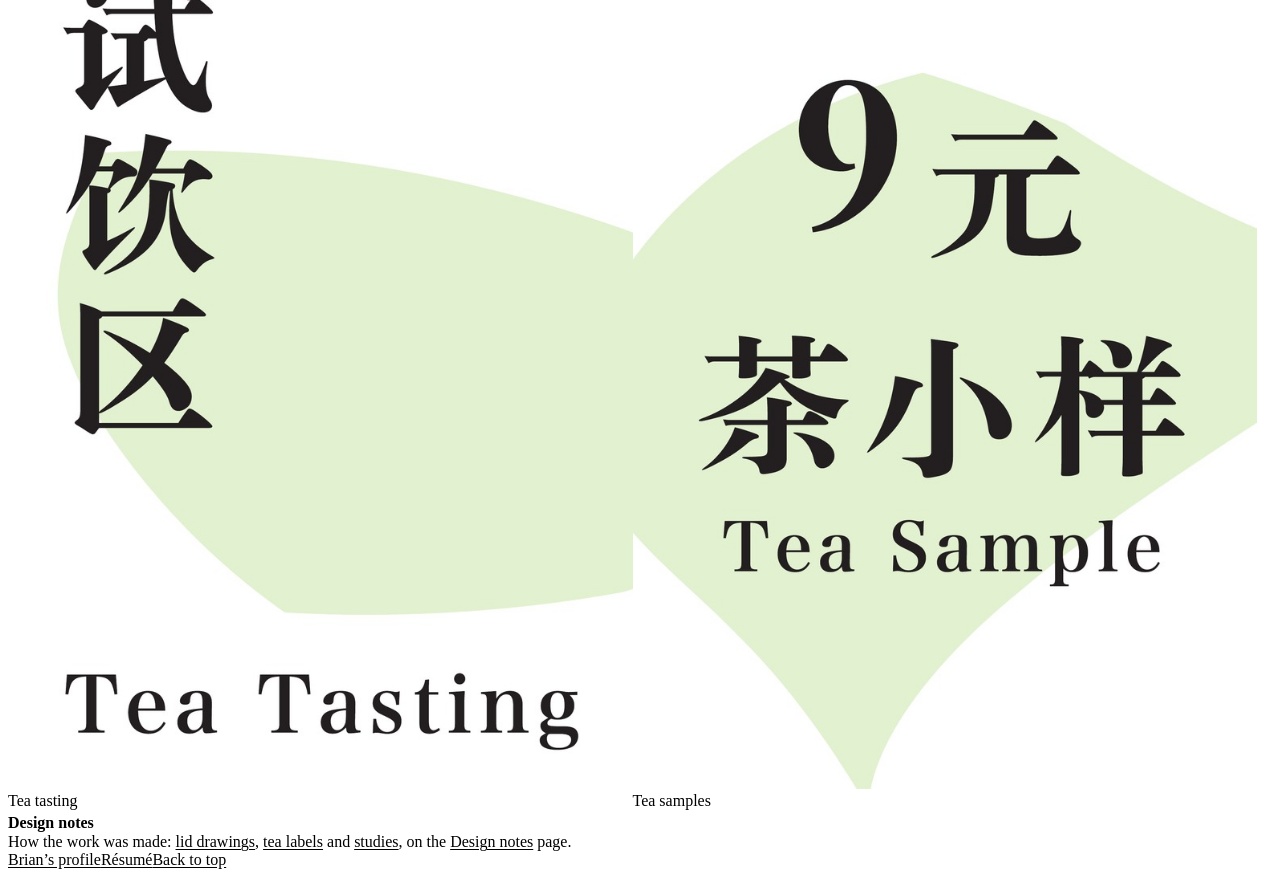
<file: yunshang/index.html>
<!doctype html>
<html lang="en">
<head>
  <meta charset="utf-8">
  <meta name="viewport" content="width=device-width, initial-scale=1">
  <meta name="description" content="Yunshang Tea packaging, print and digital design by Brian Merriman and Huifang Yu.">
  <meta name="theme-color" content="#fdfcfa">
  <meta property="og:title" content="Yunshang Tea — Brian Merriman &amp; Huifang Yu">
  <meta property="og:description" content="Yunshang Tea packaging, print and digital design by Brian Merriman and Huifang Yu.">
  <meta property="og:type" content="website">
  <title>Yunshang Tea — Brian Merriman &amp; Huifang Yu</title>
  <link rel="stylesheet" href="https://tanji.systems/fonts/fonts.css">
  <link rel="stylesheet" href="https://tanji.systems/tokens.css">
  <link rel="stylesheet" href="https://tanji.systems/public-web.css">
  <link rel="stylesheet" href="style.css?v=20261029-review">
  <script src="gallery.js?v=20261012-focus" defer></script>
</head>
<body class="keaiui-web-page">
  <a class="keaiui-web-skip-link" href="#work">Skip to the work</a>
  <div class="keaiui-web-shell portfolio">
    <header class="site-header" id="top">
      <h1>Yunshang Tea</h1>
      <p>Packaging, print and digital design for a specialty tea business in Zhejiang, China. Work by Brian Merriman and Huifang Yu.</p>
      <nav class="keaiui-web-nav" aria-label="Portfolio navigation">
        <a href="#packaging">Packaging</a>
        <a href="#posters">Posters</a>
        <a href="#digital">Digital design</a>
        <a href="#signs">Retail signs</a>
        <a href="design-notes.html">Design notes</a>
      </nav>
    </header>
    <main id="work">
      <section id="packaging" aria-labelledby="packaging-title">
        <h2 id="packaging-title">Packaging</h2>
        <p class="section-note">Wooden boxes, paper packs and labels, from design to material and manufacturer sourcing.</p>
        <div class="work-group" id="gift-set">
          <h3><span lang="zh">茶礼</span> · Gift set</h3>
          <div class="artwork-grid">
            <figure><a href="assets/gift-box-large.jpg" data-artwork="茶礼 · Gift set" aria-label="Enlarge: 茶礼 · Gift set"><img src="assets/gift-box.jpg" width="1100" height="1100" alt="A square wooden gift box with an interlocking lattice lid, photographed with a cup of tea and flowering branches." fetchpriority="high"></a><figcaption>Lattice lid</figcaption></figure>
            <figure><a href="assets/gift-box-open-large.jpg" data-artwork="Gift set · open" aria-label="Enlarge: Gift set · open"><img src="assets/gift-box-open.jpg" width="1100" height="1100" alt="Four individually wrapped tea parcels with green calligraphic bands arranged inside the wooden gift box." loading="lazy"></a><figcaption>Four wrapped tea parcels</figcaption></figure>
          </div>
        </div>
        <div class="work-group" id="qingfeng">
          <h3><span lang="zh">清风</span> · Qingfeng</h3>
          <div class="artwork-grid box-pair">
            <figure><a href="assets/qingfeng-box-large.jpg" data-artwork="清风 · Qingfeng, 200 g" aria-label="Enlarge: 清风 · Qingfeng, 200 g"><img src="assets/qingfeng-box.jpg" width="1100" height="733" alt="An open wooden tea box with a repeating circular lattice lid and white paper tea parcels, beside flowering branches." loading="lazy"></a><figcaption>200 g · Wooden box</figcaption></figure>
            <figure><a href="assets/qingfeng-taster-large.jpg" data-artwork="清风 · Qingfeng, 35 g" aria-label="Enlarge: 清风 · Qingfeng, 35 g"><img src="assets/qingfeng-taster.jpg" width="1100" height="1100" alt="A folded white paper tea pack with a calligraphic Qingfeng label, photographed with tea and a flowering branch." loading="lazy"></a><figcaption>35 g · Tasting pack</figcaption></figure>
          </div>
        </div>
        <div class="work-group" id="mingyue">
          <h3><span lang="zh">明月</span> · Mingyue</h3>
          <div class="artwork-grid">
            <figure><a href="assets/mingyue-box-large.jpg" data-artwork="明月 · Mingyue, 200 g" aria-label="Enlarge: 明月 · Mingyue, 200 g"><img src="assets/mingyue-box.jpg" width="1100" height="1100" alt="A rectangular wooden tea box with a floral lattice lid and cloud seal, beside a white Mingyue paper pack." loading="lazy"></a><figcaption>200 g · Wooden box</figcaption></figure>
            <figure><a href="assets/mingyue-taster-large.jpg" data-artwork="明月 · Mingyue, 35 g" aria-label="Enlarge: 明月 · Mingyue, 35 g"><img src="assets/mingyue-taster.jpg" width="1100" height="1077" alt="A matching white paper tea pack with a calligraphic Mingyue label beside a glass of green tea." loading="lazy"></a><figcaption>35 g · Tasting pack</figcaption></figure>
          </div>
        </div>
      </section>
      <section id="posters" aria-labelledby="posters-title">
        <h2 id="posters-title">Posters</h2>
        <p class="section-note">Product, festival and seasonal posters. Select an image to enlarge it.</p>
        <div class="work-group" id="product-posters">
          <h3>Product posters</h3>
          <div class="artwork-grid poster-grid">
            <figure><a href="assets/qingfeng-taster-poster-large.jpg" data-artwork="Qingfeng · 35 g" aria-label="Enlarge: Qingfeng · 35 g"><img src="assets/qingfeng-taster-poster.jpg" width="717" height="1100" alt="Large white vertical 清风系列 lettering and product copy beside the white Qingfeng tea pack." loading="lazy"></a><figcaption>Qingfeng · 35 g</figcaption></figure>
            <figure><a href="assets/qingfeng-box-poster-large.jpg" data-artwork="Qingfeng · 200 g" aria-label="Enlarge: Qingfeng · 200 g"><img src="assets/qingfeng-box-poster.jpg" width="733" height="1100" alt="Matching white vertical 清风系列 lettering over an open wooden lattice box filled with paper tea parcels." loading="lazy"></a><figcaption>Qingfeng · 200 g</figcaption></figure>
            <figure><a href="assets/mingyue-box-poster-large.jpg" data-artwork="Mingyue · 200 g" aria-label="Enlarge: Mingyue · 200 g"><img src="assets/mingyue-box-poster.jpg" width="734" height="1100" alt="White 明月系列 and 200克 lettering above a wooden lattice tea box, with a flowering branch crossing the warm brown photograph." loading="lazy"></a><figcaption>Mingyue · 200 g</figcaption></figure>
            <figure><a href="assets/mingyue-spring-poster-large.jpg" data-artwork="明月 · Spring tea" aria-label="Enlarge: 明月 · Spring tea"><img src="assets/mingyue-spring-poster.jpg" width="733" height="1100" alt="Fine white Mingyue lettering over a warm overhead photograph of tea leaves in a dark pot and a pale cup." loading="lazy"></a><figcaption>明月 · Spring tea</figcaption></figure>
          </div>
        </div>
        <div class="work-group" id="festival-posters">
          <h3>Festival posters</h3>
          <div class="artwork-grid poster-grid">
            <figure><a href="assets/duanwu-poster-large.jpg" data-artwork="端午有礼 — Dragon Boat Festival poster" aria-label="Enlarge: Dragon Boat Festival poster"><img src="assets/duanwu-poster.jpg" width="734" height="1100" alt="A glass of green tea beside a bamboo scoop holding loose leaves; red vertical lettering reads 端午有礼." loading="lazy"></a><figcaption><span lang="zh">端午有礼</span> · Dragon Boat Festival</figcaption></figure>
            <figure><a href="assets/mid-autumn-poster-large.jpg" data-artwork="Mid-Autumn Festival" aria-label="Enlarge: Mid-Autumn Festival"><img src="assets/mid-autumn-poster.jpg" width="735" height="1100" alt="Vertical white and red lettering beside wooden gift boxes and paper tea packs with red 圆满 labels." loading="lazy"></a><figcaption>Mid-Autumn Festival</figcaption></figure>
          </div>
        </div>
        <div class="work-group" id="seasonal-posters">
          <h3>Tea and seasons</h3>
          <div class="artwork-grid poster-grid">
            <figure><a href="assets/spring-day-poster-large.jpg" data-artwork="Spring day" aria-label="Enlarge: Spring day"><img src="assets/spring-day-poster.jpg" width="735" height="1100" alt="Large white 春日 lettering over an overhead photograph of green tea and white cups." loading="lazy"></a><figcaption>Spring day</figcaption></figure>
            <figure><a href="assets/summer-companion-large.jpg" data-artwork="夏日良伴 · Summer companion" aria-label="Enlarge: 夏日良伴 · Summer companion"><img src="assets/summer-companion.jpg" width="733" height="1100" alt="Expressive white calligraphy and vertical 夏日良伴 lettering over a close view of tea leaves in a glass bowl." loading="lazy"></a><figcaption><span lang="zh">夏日良伴</span> · Summer companion</figcaption></figure>
          </div>
        </div>
      </section>
      <section id="digital" aria-labelledby="digital-title">
        <h2 id="digital-title">Digital design</h2>
        <p class="section-note">Product pages for the Dongjia mobile shop, 2021.</p>
        <div class="artwork-grid page-grid">
          <a class="page-preview" href="assets/gift-set-page-large.jpg" data-artwork="Gift set · Dongjia product page" data-view="page" aria-label="Open full page: Gift set"><figure><span class="page-preview-image"><img src="assets/gift-set-page.jpg" width="480" height="4316" alt="The gift-set shop page opens with the lattice box and wrapped tea parcels, followed by the tea garden, packaging details and tasting information." loading="lazy"></span><figcaption><span>Gift set</span><span class="page-preview-link">Open full page</span></figcaption></figure></a>
          <a class="page-preview" href="assets/qingfeng-page-large.jpg" data-artwork="Qingfeng · Dongjia product page" data-view="page" aria-label="Open full page: Qingfeng"><figure><span class="page-preview-image"><img src="assets/qingfeng-page.jpg" width="480" height="5296" alt="The Qingfeng shop page opens with a lattice box and white tea parcels, then combines calligraphy, garden photographs, tasting notes, brewing guidance and package contents." loading="lazy"></span><figcaption><span>Qingfeng</span><span class="page-preview-link">Open full page</span></figcaption></figure></a>
        </div>
      </section>
      <section id="signs" aria-labelledby="signs-title">
        <h2 id="signs-title">Retail signs</h2>
        <p class="section-note">Product cards and tasting signs with a pale green leaf motif. <a href="assets/retail-display-large.jpg" data-artwork="Retail display · Signs in use" data-alt="Qingfeng and Mingyue product cards, sample-price and tasting signs displayed with paper tea packs and lattice gift boxes at an outdoor stall.">See them in use</a> at an outdoor stall, with the packaging.</p>
        <div class="artwork-grid sign-grid">
          <figure><a href="assets/qingfeng-sign-large.jpg" data-artwork="Qingfeng · Product card" aria-label="Enlarge: Qingfeng · Product card"><img src="assets/qingfeng-sign.jpg" width="778" height="1100" alt="Black Qingfeng type, tasting notes, a tea photograph and price on white, with a pale green angular leaf shape." loading="lazy"></a><figcaption>Qingfeng · Product card</figcaption></figure>
          <figure><a href="assets/mingyue-sign-large.jpg" data-artwork="Mingyue · Product card" aria-label="Enlarge: Mingyue · Product card"><img src="assets/mingyue-sign.jpg" width="778" height="1100" alt="Matching Mingyue product card with tea photograph, tasting notes and price, arranged over a pale green leaf shape." loading="lazy"></a><figcaption>Mingyue · Product card</figcaption></figure>
          <figure><a href="assets/tea-tasting-sign-large.jpg" data-artwork="Tea tasting" aria-label="Enlarge: Tea tasting"><img src="assets/tea-tasting-sign.jpg" width="778" height="1100" alt="Large vertical Chinese 试饮区 and English Tea Tasting lettering framing a pale green leaf shape." loading="lazy"></a><figcaption>Tea tasting</figcaption></figure>
          <figure><a href="assets/tea-sample-sign-large.jpg" data-artwork="Tea samples" aria-label="Enlarge: Tea samples"><img src="assets/tea-sample-sign.jpg" width="778" height="1100" alt="Black 9元, 茶小样 and Tea Sample lettering arranged on a pale green leaf shape against white." loading="lazy"></a><figcaption>Tea samples</figcaption></figure>
        </div>
      </section>
      <section id="notes" aria-labelledby="notes-title">
        <h2 id="notes-title">Design notes</h2>
        <p class="section-note">How the work was made: <a href="design-notes.html#lids">lid drawings</a>, <a href="design-notes.html#labels">tea labels</a> and <a href="design-notes.html#studies">studies</a>, on the <a href="design-notes.html">Design notes</a> page.</p>
      </section>
    </main>
    <footer class="keaiui-web-footer"><a href="https://merriman.xyz/">Brian’s profile</a><a href="https://merriman.xyz/resume.pdf">Résumé</a><a href="#top">Back to top</a></footer>
  </div>
  <dialog id="artwork-viewer" aria-labelledby="viewer-title">
    <header class="viewer-header"><div><h2 id="viewer-title">Artwork</h2><p id="viewer-reading" hidden>Scroll to read the full page.</p></div><button class="keaiui-web-action" id="viewer-close" type="button">Close</button></header>
    <div class="viewer-stage" id="viewer-stage" tabindex="0" role="region" aria-label="Enlarged artwork"></div>
    <p class="viewer-message" id="viewer-message" role="status" aria-live="polite"></p>
    <footer class="viewer-footer"><div><button class="keaiui-web-action" id="viewer-previous" type="button" aria-label="Previous artwork">Previous</button><span id="viewer-position" aria-live="polite"></span><button class="keaiui-web-action" id="viewer-next" type="button" aria-label="Next artwork">Next</button></div><button class="keaiui-web-action" id="viewer-size" type="button">Actual size</button><span class="viewer-hint" id="viewer-hint">J / K to browse · Esc to close</span><button class="keaiui-web-action" id="viewer-retry" type="button" hidden>Retry image</button></footer>
  </dialog>
</body>
</html>
</file>
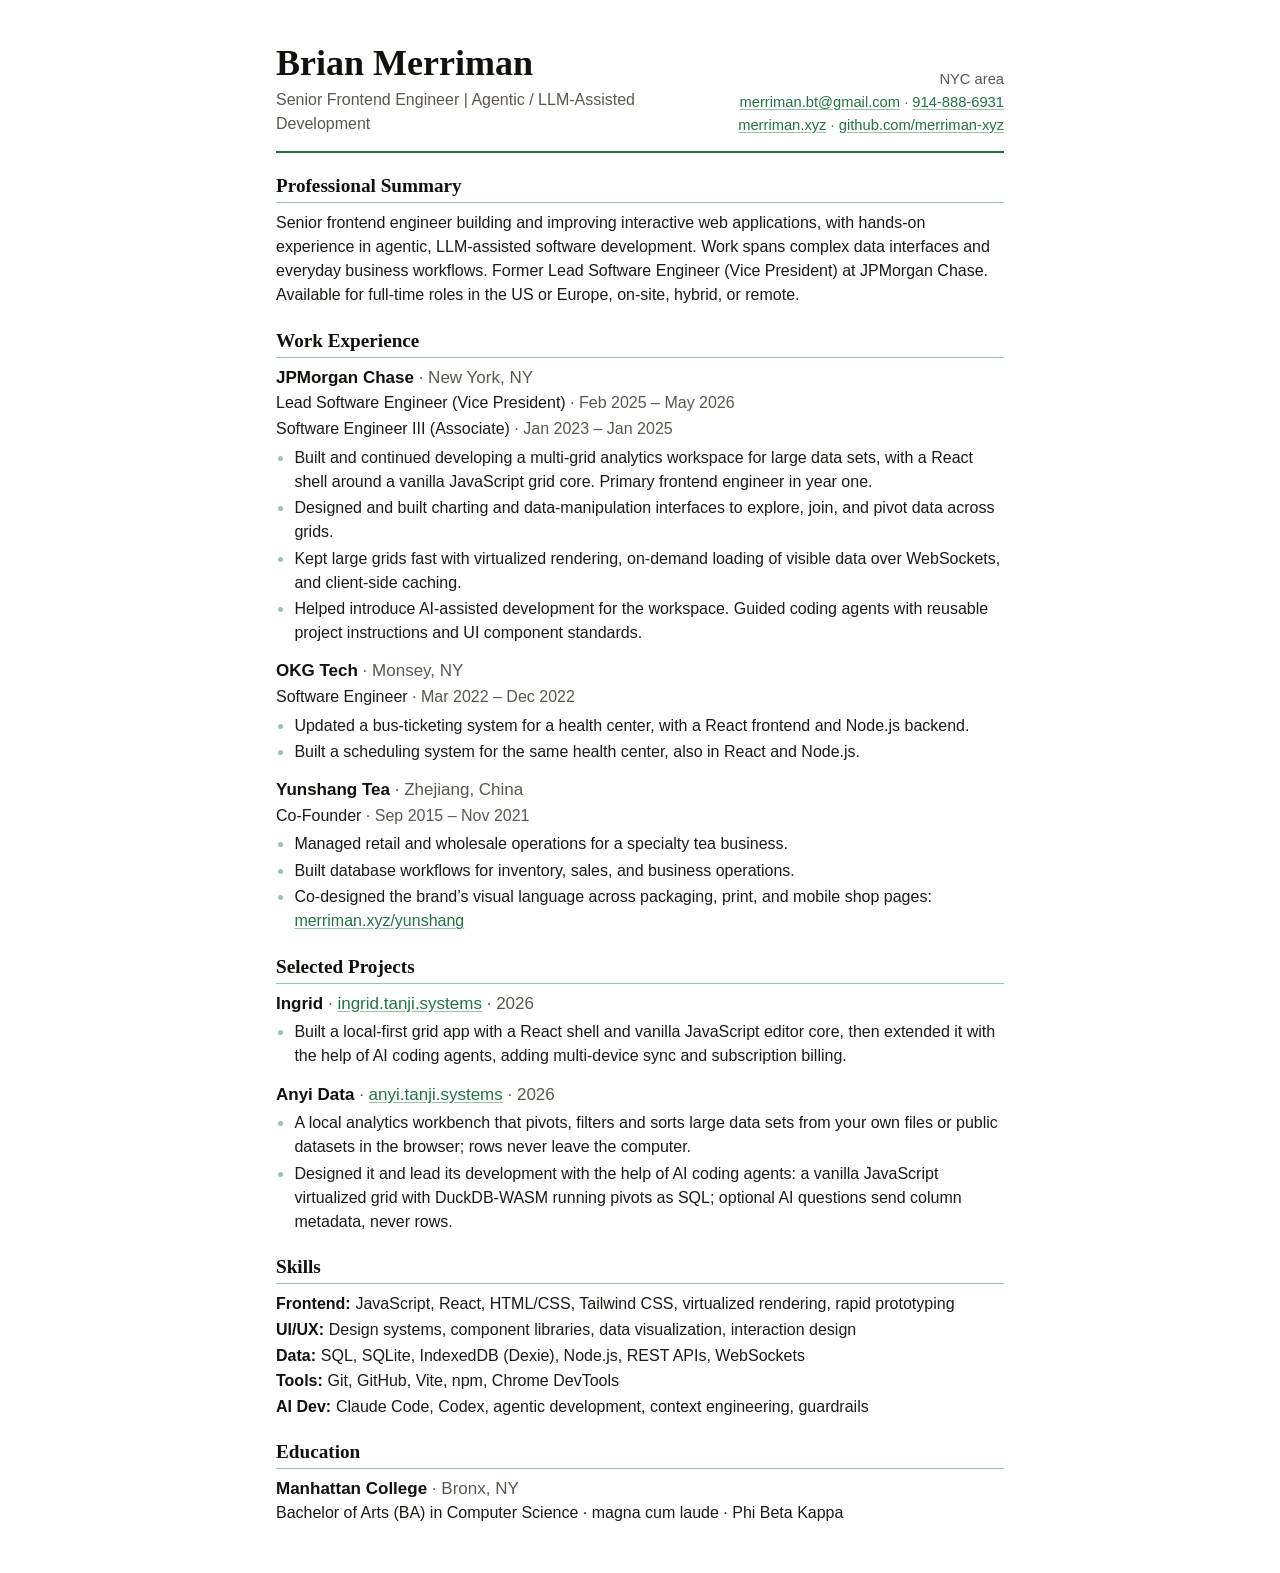
<file: resume.html>
<!doctype html>
<html lang="en">
<head>
<meta charset="utf-8">
<meta name="viewport" content="width=device-width, initial-scale=1.0">
<title>Brian Merriman — Résumé</title>
<meta name="description" content="Résumé of Brian Merriman, senior frontend engineer with hands-on experience in agentic, LLM-assisted software development. Former Lead Software Engineer (Vice President) at JPMorgan Chase.">
<link rel="icon" href="favicon.svg" type="image/svg+xml">
<link rel="icon" href="favicon.ico" sizes="32x32">
<link rel="stylesheet" href="https://tanji.systems/fonts/fonts.css">
<style>
/* The résumé in the website's type: Plex Serif name and headings, Plex Sans
   text in neutral ink, with light touches of the house green: the rule under
   the name, the rules under section headings, bullet markers and links.
   Green text is only ever a link (Butterick: colour on non-clickable text
   can read as a link).
   Dates sit right on each line. Real text and headings in reading order for
   application systems; no synthesized small caps or ligatures, so the PDF's
   text layer reads "Brian Merriman" and "first". */
:root{color-scheme:light;--ink:#1c1a16;--strong:#12110e;--muted:#5b574f;--accent:#217346;--accent-soft:#9cc3a9;--rule:#cfcac0}
*{box-sizing:border-box}
html{background:#fff}
body{margin:0;color:var(--ink);font:16px/1.5 "IBM Plex Sans",Arial,Helvetica,sans-serif;font-variant-ligatures:none}
main{max-width:48rem;margin:0 auto;padding:2.75rem 1.25rem 3rem}
a{color:var(--accent);text-decoration:underline;text-decoration-color:var(--accent-soft);text-underline-offset:2px}
a:hover{text-decoration-color:currentColor}
header{display:flex;flex-wrap:wrap;justify-content:space-between;align-items:flex-end;gap:.5rem 2rem;padding-bottom:.9rem;border-bottom:2px solid var(--accent)}
h1{margin:0;color:var(--strong);font:600 2.25rem/1.1 "IBM Plex Serif",Georgia,serif}
.target{margin:.3rem 0 0;color:var(--muted)}
.contact{margin:0;text-align:right;color:var(--muted);font-size:.92rem;line-height:1.55}
section{margin-top:1.35rem}
h2{margin:0 0 .5rem;padding-bottom:.25rem;border-bottom:1px solid var(--accent-soft);color:var(--strong);font:600 1.2rem/1.25 "IBM Plex Serif",Georgia,serif}
.summary{margin:0}
article + article{margin-top:.9rem}
/* Dates follow their title on the same line, not in a right-hand column:
   PDF text extraction (and applicant-tracking parsers) read a column of
   dates as a separate block, away from the roles they belong to. */
.line{margin:0}
.line .when{color:var(--muted);font-weight:400;font-variant-numeric:tabular-nums;white-space:nowrap}
h3{margin:0;font-size:1.0625rem;line-height:1.4}
h3 .org{font-weight:600;color:var(--strong)}
h3 .where{font-weight:400;color:var(--muted)}
.role{margin-top:.1rem}
.role strong{font-weight:500;color:var(--ink)}
ul{margin:.3rem 0 0;padding-left:1.15em}
li{margin:.15rem 0 0}
li::marker{color:var(--accent-soft)}
.skills{margin:0}
.skills div{margin:.1rem 0 0}
.skills dt{display:inline;font-weight:600;color:var(--strong)}
.skills dt::after{content:':'}
.skills dd{display:inline;margin:0 0 0 .3em}
.education p{margin:0}
@media screen and (min-width:721px){
  header{display:grid;grid-template-columns:minmax(0,1fr) auto}
}
@media screen and (max-width:720px){
  header{display:block}
  .contact{margin-top:.5rem;text-align:left}
}
@media screen and (max-width:600px){
  main{padding-top:2rem}
  h1{font-size:1.9rem}
}
@media print{
  body{font-size:9.3pt;line-height:1.3}
  main{max-width:none;padding:0}
  header{padding-bottom:5pt;border-bottom-width:1.5pt}
  h1{font-size:19pt}
  .target{margin-top:1pt}
  .contact{font-size:8.8pt;line-height:1.4}
  section{margin-top:8pt}
  h2{font-size:11.2pt;margin-bottom:3pt;padding-bottom:1.5pt}
  article + article{margin-top:5pt}
  h3{font-size:9.9pt}
  .role{margin-top:0}
  ul{margin-top:1.5pt}
  li{margin-top:.5pt}
  .education{break-inside:avoid}
  a{text-decoration:none}
  @page{size:letter;margin:.5in .6in}
}
</style>
</head>
<body>
<main>
<header>
  <div>
    <h1>Brian Merriman</h1>
    <p class="target">Senior Frontend Engineer | Agentic / LLM-Assisted Development</p>
  </div>
  <p class="contact">NYC area<br><a href="mailto:merriman.bt@gmail.com">merriman.bt@gmail.com</a> · <a href="tel:+19148886931">914-888-6931</a><br><a href="https://merriman.xyz">merriman.xyz</a> · <a href="https://github.com/merriman-xyz">github.com/merriman-xyz</a></p>
</header>

<section>
<h2>Professional Summary</h2>
<p class="summary">Senior frontend engineer building and improving interactive web applications, with hands-on experience in agentic, <span style="white-space:nowrap">LLM-assisted</span> software development. Work spans complex data interfaces and everyday business workflows. Former Lead Software Engineer (Vice President) at JPMorgan Chase. Available for full-time roles in the US or Europe, on-site, hybrid, or remote.</p>
</section>

<section>
<h2>Work Experience</h2>

<article>
<h3 class="line"><span><span class="org">JPMorgan Chase</span> <span class="where">· New York, NY</span></span></h3>
<p class="line role"><strong>Lead Software Engineer (Vice President)</strong> <span class="when">· Feb 2025 – May 2026</span></p>
<p class="line role"><strong>Software Engineer III (Associate)</strong> <span class="when">· Jan 2023 – Jan 2025</span></p>
<ul>
<li>Built and continued developing a multi-grid analytics workspace for large data sets, with a React shell around a vanilla JavaScript grid core. Primary frontend engineer in year one.</li>
<li>Designed and built charting and data-manipulation interfaces to explore, join, and pivot data across grids.</li>
<li>Kept large grids fast with virtualized rendering, on-demand loading of visible data over WebSockets, and client-side caching.</li>
<li>Helped introduce AI-assisted development for the workspace. Guided coding agents with reusable project instructions and UI component standards.</li>
</ul>
</article>

<article>
<h3 class="line"><span><span class="org">OKG Tech</span> <span class="where">· Monsey, NY</span></span></h3>
<p class="line role"><strong>Software Engineer</strong> <span class="when">· Mar 2022 – Dec 2022</span></p>
<ul>
<li>Updated a bus-ticketing system for a health center, with a React frontend and Node.js backend.</li>
<li>Built a scheduling system for the same health center, also in React and Node.js.</li>
</ul>
</article>

<article>
<h3 class="line"><span><span class="org">Yunshang Tea</span> <span class="where">· Zhejiang, China</span></span></h3>
<p class="line role"><strong>Co-Founder</strong> <span class="when">· Sep 2015 – Nov 2021</span></p>
<ul>
<li>Managed retail and wholesale operations for a specialty tea business.</li>
<li>Built database workflows for inventory, sales, and business operations.</li>
<li>Co-designed the brand’s visual language across packaging, print, and mobile shop pages: <a href="https://merriman.xyz/yunshang/">merriman.xyz/yunshang</a></li>
</ul>
</article>
</section>

<section>
<h2>Selected Projects</h2>
<article>
<h3 class="line"><span><span class="org">Ingrid</span> <span class="where">· <a href="https://ingrid.tanji.systems">ingrid.tanji.systems</a></span></span> <span class="when year">· 2026</span></h3>
<ul>
<li>Built a local-first grid app with a React shell and vanilla JavaScript editor core, then extended it with the help of AI coding agents, adding multi-device sync and subscription billing.</li>
</ul>
</article>
<article>
<h3 class="line"><span><span class="org">Anyi Data</span> <span class="where">· <a href="https://anyi.tanji.systems">anyi.tanji.systems</a></span></span> <span class="when year">· 2026</span></h3>
<ul>
<li>A local analytics workbench that pivots, filters and sorts large data sets from your own files or public datasets in the browser; rows never leave the computer.</li>
<li>Designed it and lead its development with the help of AI coding agents: a vanilla JavaScript virtualized grid with DuckDB-WASM running pivots as SQL; optional AI questions send column metadata, never rows.</li>
</ul>
</article>
</section>

<section>
<h2>Skills</h2>
<dl class="skills">
<div><dt>Frontend</dt><dd>JavaScript, React, HTML/CSS, Tailwind CSS, virtualized rendering, rapid prototyping</dd></div>
<div><dt>UI/UX</dt><dd>Design systems, component libraries, data visualization, interaction design</dd></div>
<div><dt>Data</dt><dd>SQL, SQLite, IndexedDB (Dexie), Node.js, REST APIs, WebSockets</dd></div>
<div><dt>Tools</dt><dd>Git, GitHub, Vite, npm, Chrome DevTools</dd></div>
<div><dt>AI Dev</dt><dd>Claude Code, Codex, agentic development, context engineering, guardrails</dd></div>
</dl>
</section>

<section class="education">
<h2>Education</h2>
<h3 class="line"><span><span class="org">Manhattan College</span> <span class="where">· Bronx, NY</span></span></h3>
<p>Bachelor of Arts (BA) in Computer Science · magna cum laude · Phi Beta Kappa</p>
</section>
</main>
</body>
</html>
</file>
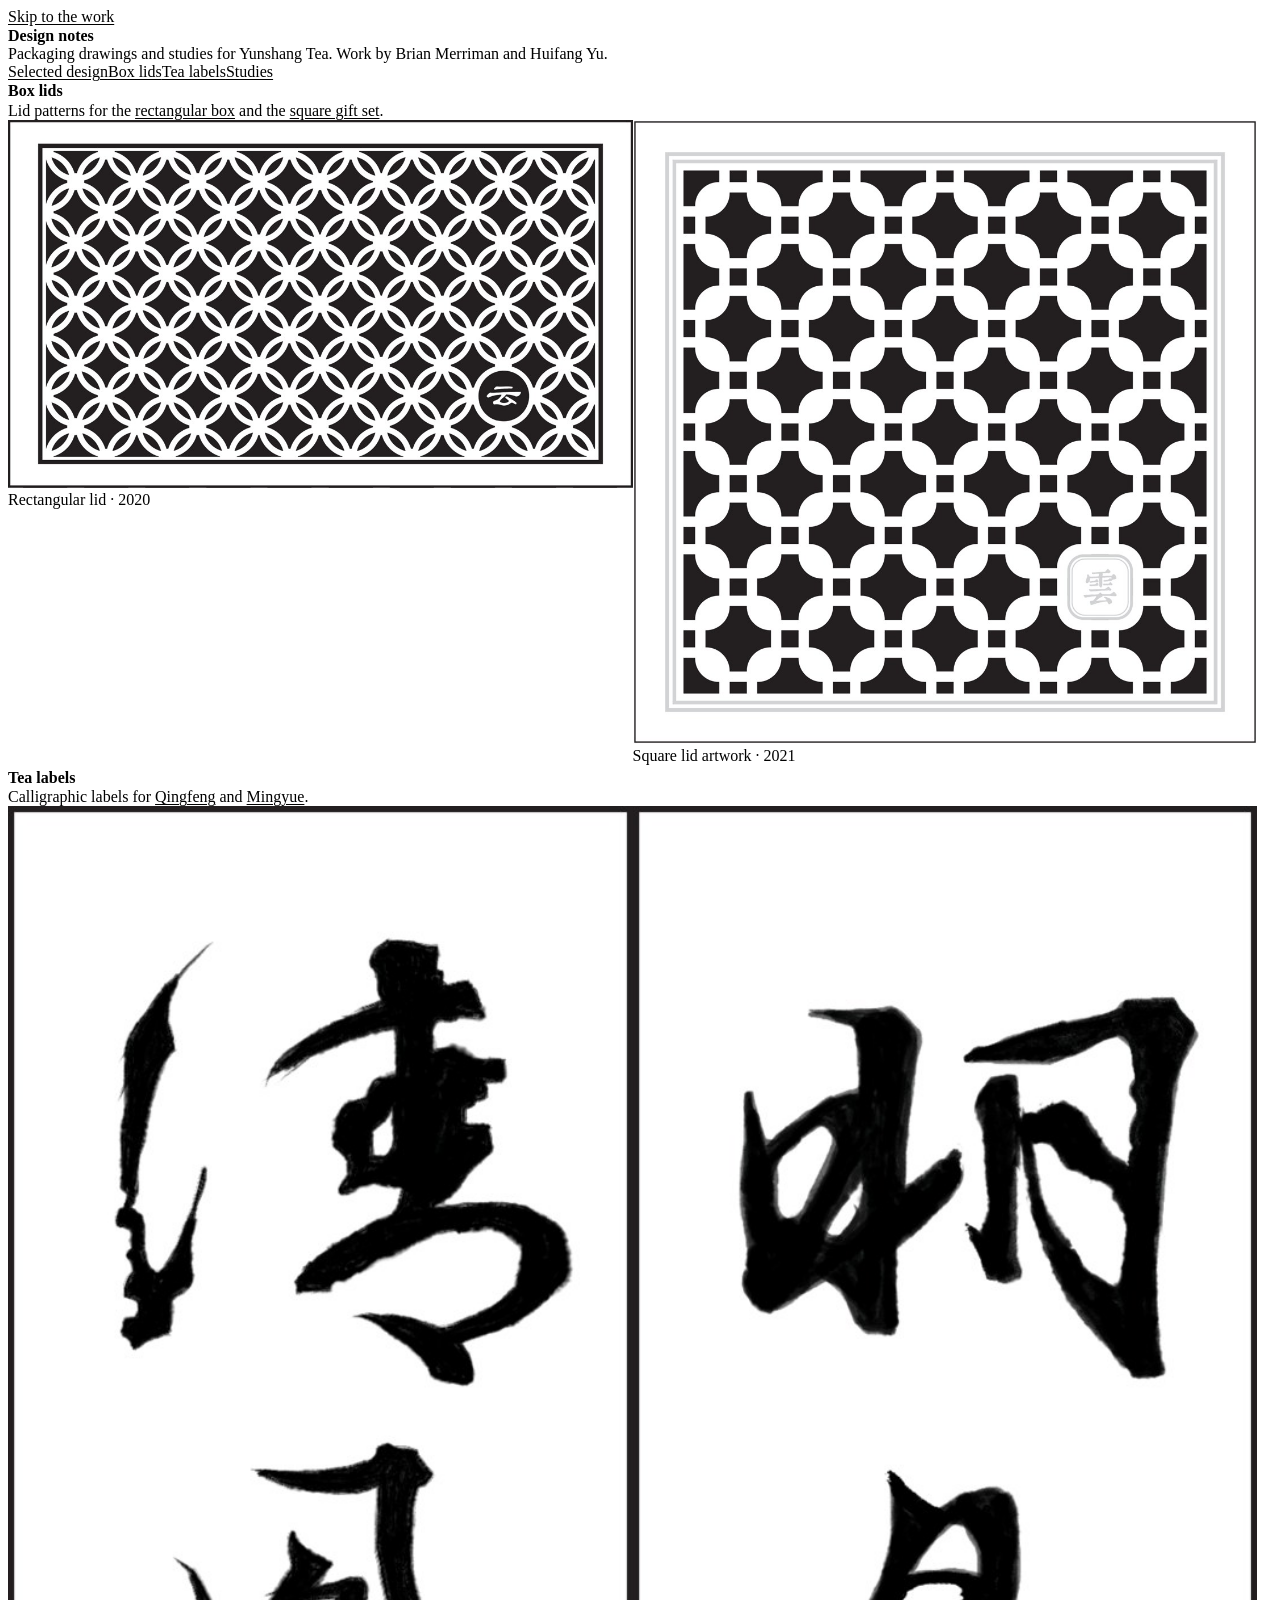
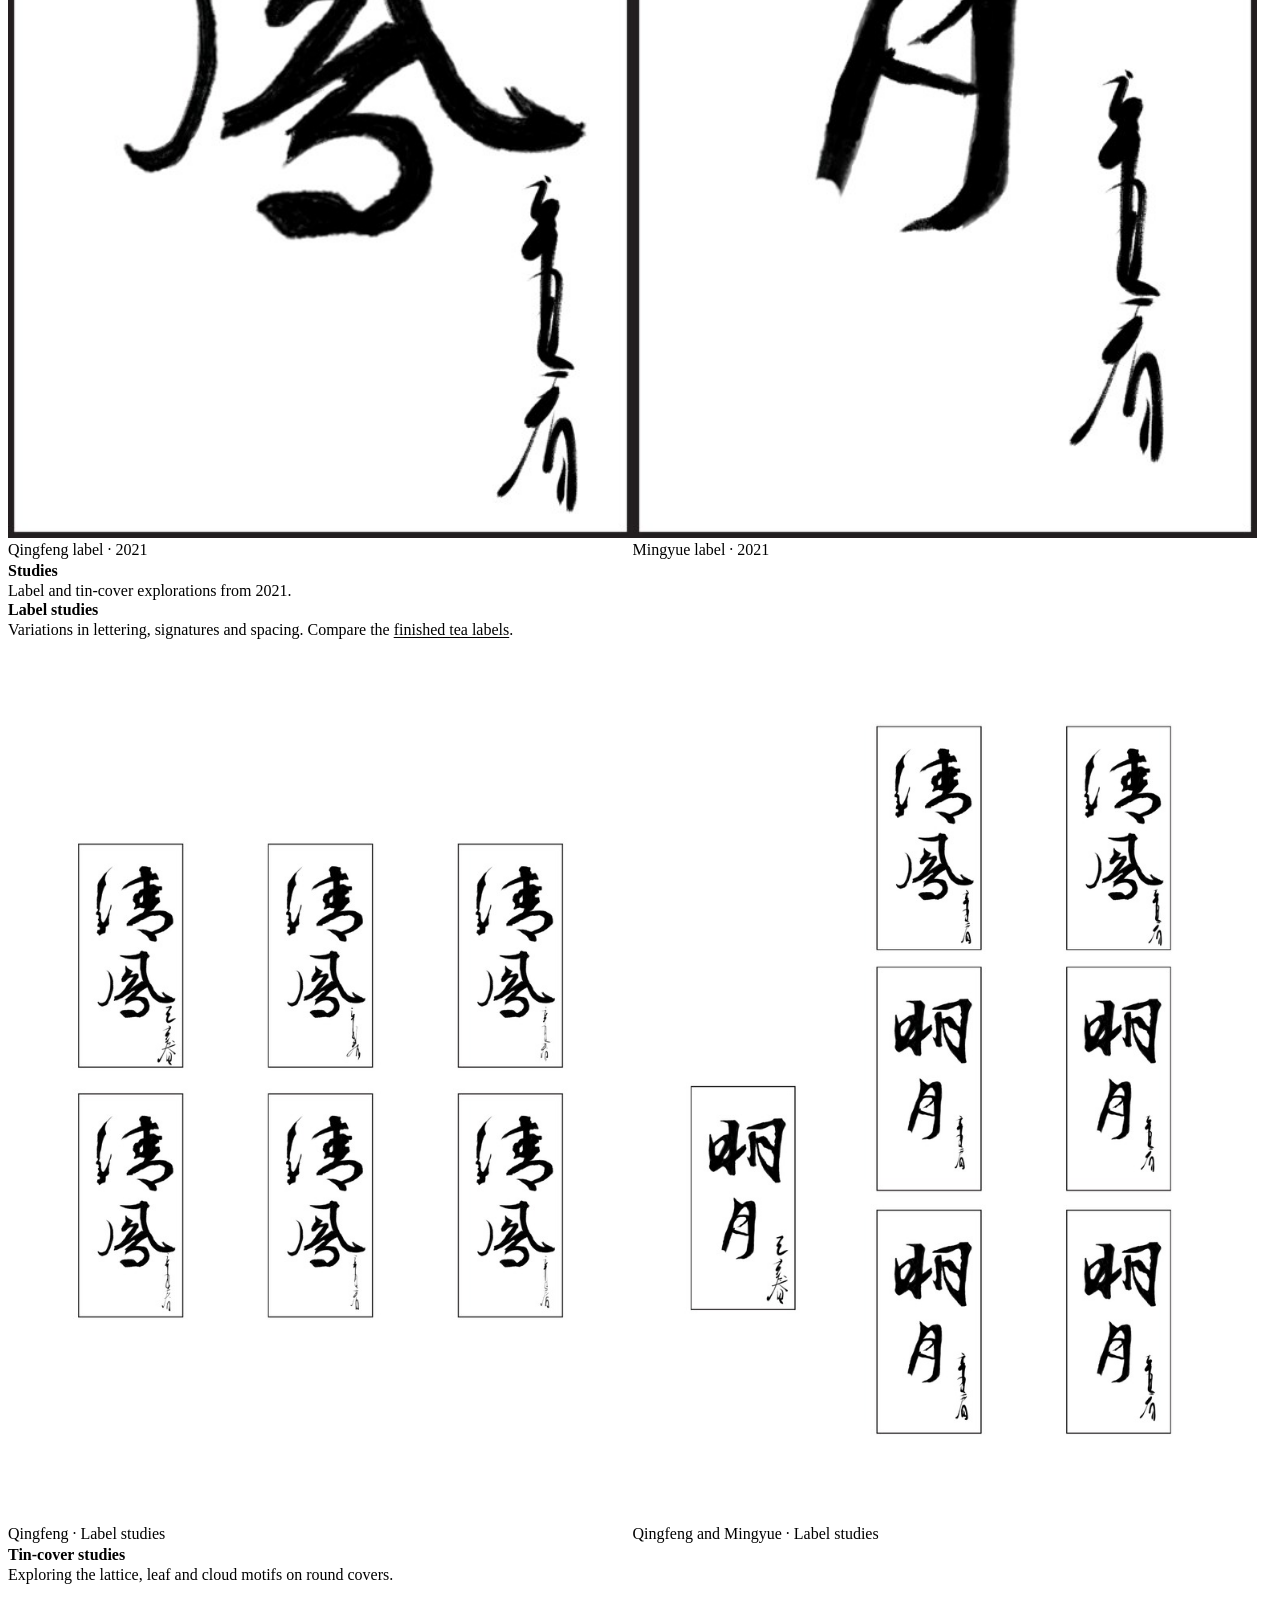
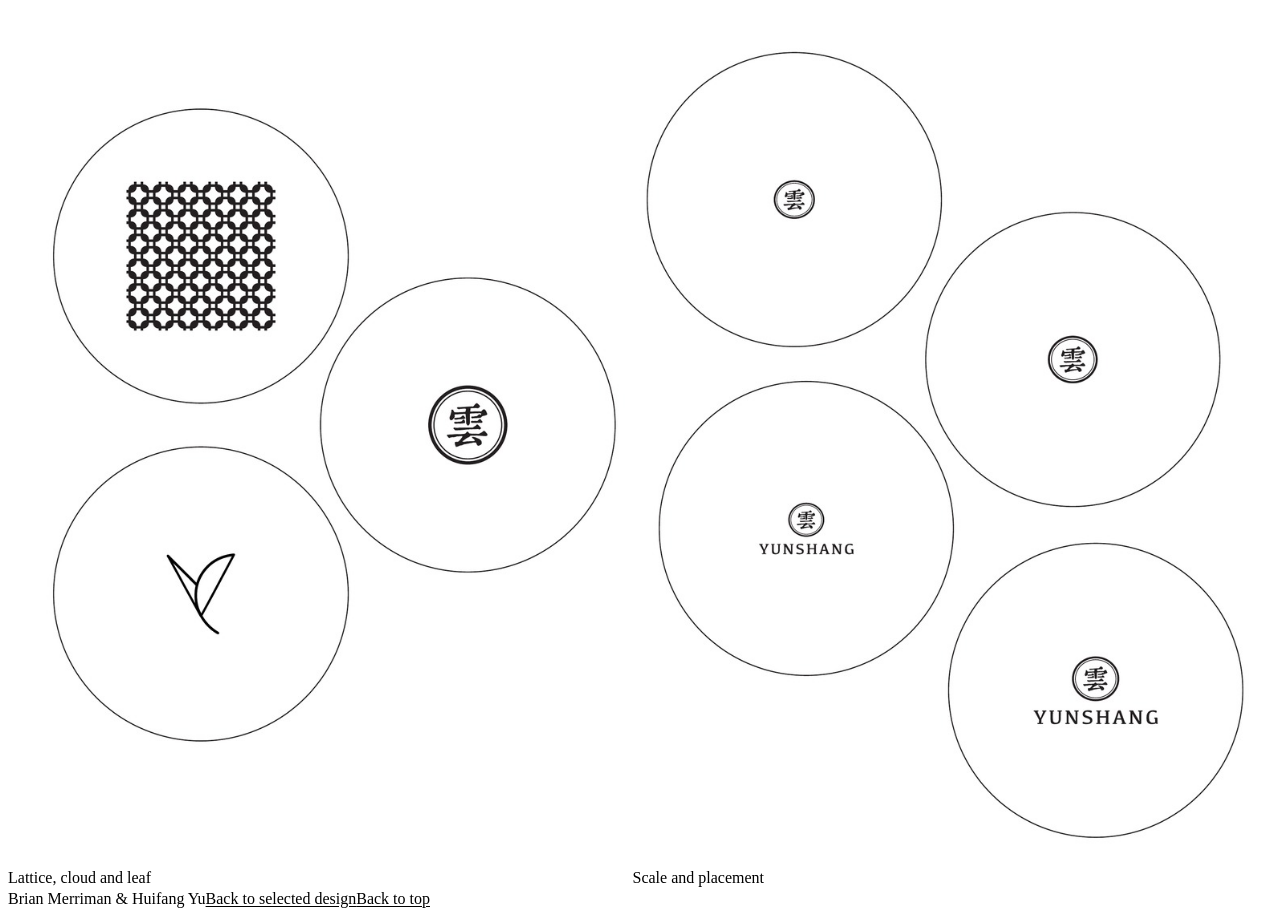
<file: design/design-notes.html>
<!doctype html>
<html lang="en">
<head>
  <meta charset="utf-8">
  <meta name="viewport" content="width=device-width, initial-scale=1">
  <meta name="description" content="Packaging drawings and studies for Yunshang Tea.">
  <meta name="theme-color" content="#fdfcfa">
  <meta property="og:title" content="Yunshang Tea — Design notes">
  <meta property="og:description" content="Packaging drawings and studies for Yunshang Tea.">
  <meta property="og:type" content="website">
  <title>Yunshang Tea — Design notes</title>
  <link rel="stylesheet" href="https://tanji.systems/fonts/fonts.css">
  <link rel="stylesheet" href="https://tanji.systems/tokens.css">
  <link rel="stylesheet" href="https://tanji.systems/public-web.css">
  <link rel="stylesheet" href="style.css?v=20261012-type">
  <script src="gallery.js?v=20261012-focus" defer></script>
</head>
<body class="keaiui-web-page">
  <a class="keaiui-web-skip-link" href="#work">Skip to the work</a>
  <div class="keaiui-web-shell portfolio">
    <header class="site-header" id="top">
      <h1>Design notes</h1>
      <p>Packaging drawings and studies for Yunshang Tea. Work by Brian Merriman and Huifang Yu.</p>
      <nav class="keaiui-web-nav" aria-label="Portfolio navigation"><a href="index.html">Selected design</a><a href="#lids">Box lids</a><a href="#labels">Tea labels</a><a href="#studies">Studies</a></nav>
    </header>
    <main id="work">
      <section id="lids" aria-labelledby="lids-title">
        <h2 id="lids-title">Box lids</h2>
        <p class="section-note">Lid patterns for the <a href="index.html#qingfeng">rectangular box</a> and the <a href="index.html#gift-set">square gift set</a>.</p>
<div class="artwork-grid">
          <figure><a href="assets/lattice-large.jpg" data-artwork="Lattice lid — production artwork" aria-label="Enlarge: lattice lid artwork"><img src="assets/lattice.jpg" width="1100" height="649" alt="Black-and-white lid artwork: a rectangular frame of repeating circles with a small cloud seal." fetchpriority="high"></a><figcaption>Rectangular lid · 2020</figcaption></figure>
          <figure><a href="assets/square-lattice-large.jpg" data-artwork="Square lid artwork · 2021" aria-label="Enlarge: Square lid artwork · 2021"><img src="assets/square-lattice.jpg" width="1100" height="1100" alt="A square black-and-white lattice of rounded interlocking shapes with a small cloud seal." loading="lazy"></a><figcaption>Square lid artwork · 2021</figcaption></figure>
</div>
      </section>
      <section id="labels" aria-labelledby="labels-title">
        <h2 id="labels-title">Tea labels</h2>
        <p class="section-note">Calligraphic labels for <a href="index.html#qingfeng">Qingfeng</a> and <a href="index.html#mingyue">Mingyue</a>.</p>
<div class="artwork-grid">
          <figure><a href="assets/qingfeng-label-large.jpg" data-artwork="Qingfeng label · 2021" aria-label="Enlarge: Qingfeng label · 2021"><img src="assets/qingfeng-label.jpg" width="516" height="1100" alt="Black calligraphic 清风 lettering with a signature inside a fine rectangular frame." loading="lazy"></a><figcaption>Qingfeng label · 2021</figcaption></figure>
          <figure><a href="assets/mingyue-label-large.jpg" data-artwork="Mingyue label · 2021" aria-label="Enlarge: Mingyue label · 2021"><img src="assets/mingyue-label.jpg" width="516" height="1100" alt="Black calligraphic 明月 lettering with a signature inside a fine rectangular frame." loading="lazy"></a><figcaption>Mingyue label · 2021</figcaption></figure>
</div>
      </section>
      <section id="studies" aria-labelledby="studies-title">
        <h2 id="studies-title">Studies</h2>
        <p class="section-note">Label and tin-cover explorations from 2021.</p>
        <div class="work-group">
          <h3>Label studies</h3>
          <p class="section-note">Variations in lettering, signatures and spacing. Compare the <a href="#labels">finished tea labels</a>.</p>
          <div class="artwork-grid study-grid">
            <figure><a href="assets/qingfeng-label-studies-large.jpg" data-artwork="Qingfeng · Label studies" aria-label="Enlarge: Qingfeng label studies"><img src="assets/qingfeng-label-studies.jpg" width="778" height="1100" alt="Six Qingfeng calligraphic label variations arranged in two rows, comparing the lettering and small vertical signatures." loading="lazy"></a><figcaption>Qingfeng · Label studies</figcaption></figure>
            <figure><a href="assets/paired-label-studies-large.jpg" data-artwork="Qingfeng and Mingyue · Label studies" aria-label="Enlarge: Qingfeng and Mingyue label studies"><img src="assets/paired-label-studies.jpg" width="778" height="1100" alt="A comparison sheet of Qingfeng and Mingyue calligraphic labels, with several versions of the Mingyue lettering and signature." loading="lazy"></a><figcaption>Qingfeng and Mingyue · Label studies</figcaption></figure>
          </div>
        </div>
        <div class="work-group">
          <h3>Tin-cover studies</h3>
          <p class="section-note">Exploring the lattice, leaf and cloud motifs on round covers.</p>
          <div class="artwork-grid study-grid">
            <figure><a href="assets/tin-motif-studies-large.jpg" data-artwork="Tin covers · Motif studies" aria-label="Enlarge: Tin-cover motif studies"><img src="assets/tin-motif-studies.jpg" width="778" height="1100" alt="Three circular tin-cover outlines containing a lattice pattern, a cloud seal and an angular leaf motif." loading="lazy"></a><figcaption>Lattice, cloud and leaf</figcaption></figure>
            <figure><a href="assets/tin-mark-studies-large.jpg" data-artwork="Tin covers · Scale studies" aria-label="Enlarge: Tin-cover scale studies"><img src="assets/tin-mark-studies.jpg" width="778" height="1100" alt="Four circular tin-cover outlines comparing the size and placement of the cloud seal and Yunshang lettering." loading="lazy"></a><figcaption>Scale and placement</figcaption></figure>
          </div>
        </div>
      </section>
    </main>
    <footer class="keaiui-web-footer"><span>Brian Merriman &amp; Huifang Yu</span><a href="index.html">Back to selected design</a><a href="#top">Back to top</a></footer>
  </div>
  <dialog id="artwork-viewer" aria-labelledby="viewer-title">
    <header class="viewer-header"><div><h2 id="viewer-title">Artwork</h2><p id="viewer-reading" hidden>Scroll to read the full page.</p></div><button class="keaiui-web-action" id="viewer-close" type="button">Close</button></header>
    <div class="viewer-stage" id="viewer-stage" tabindex="0" role="region" aria-label="Enlarged artwork"></div>
    <p class="viewer-message" id="viewer-message" role="status" aria-live="polite"></p>
    <footer class="viewer-footer"><div><button class="keaiui-web-action" id="viewer-previous" type="button" aria-label="Previous artwork">Previous</button><span id="viewer-position" aria-live="polite"></span><button class="keaiui-web-action" id="viewer-next" type="button" aria-label="Next artwork">Next</button></div><button class="keaiui-web-action" id="viewer-size" type="button">Actual size</button><span class="viewer-hint" id="viewer-hint">J / K to browse · Esc to close</span><button class="keaiui-web-action" id="viewer-retry" type="button" hidden>Retry image</button></footer>
  </dialog>
</body>
</html>
</file>
<file: design/style.css>
html { scroll-padding-top:var(--space-5); scrollbar-gutter:stable; }
body { --keaiui-web-page-font-size:var(--text-size-web-body); padding-inline:var(--space-5); }
body.gallery-open { overflow:hidden; }
.portfolio { --keaiui-web-shell-width:720px; }
a { color:var(--color-accent); text-underline-offset:2px; }
a:hover { color:var(--color-accent-hover); }
h1,h2,h3 { color:var(--color-text-strong); font-family:var(--font-serif); font-weight:600; }
h1 { margin:0; font-size:var(--text-size-web-display); line-height:1.2; }
h2 { margin:0 0 var(--space-4); font-size:var(--text-size-web-heading); line-height:1.3; }
h3 { margin:var(--space-6) 0 var(--space-4); font-size:var(--text-size-web-subheading); line-height:1.3; }
p { margin:var(--space-4) 0; }
.site-header { padding-block:var(--space-7) var(--space-5); border-bottom:1px solid var(--color-border-strong); }
.site-header nav { gap:var(--space-5); }
.site-header nav a { display:inline-flex; align-items:center; min-height:var(--size-ctrl-xl); }
main section { padding-block:var(--space-6); }
main section + section { border-top:1px solid var(--color-border); }
.section-note { margin:0 0 var(--space-5); font-size:var(--text-size-web-subheading); }
.artwork-grid { display:grid; grid-template-columns:repeat(2,minmax(0,1fr)); gap:var(--space-5); align-items:start; }
.related-work { margin:0 0 var(--space-6); color:var(--color-text-muted); }
.box-pair { grid-template-columns:minmax(0,3fr) minmax(0,2fr); }
figure { margin:0; min-width:0; }
.sign-grid img { outline:1px solid var(--color-border); outline-offset:-1px; }
figure>a { display:block; color:inherit; cursor:zoom-in; }
figure img { display:block; width:100%; height:auto; }
.page-preview { color:inherit; text-decoration:none; cursor:zoom-in; }
.page-preview-image { display:block; aspect-ratio:2/3; overflow:hidden; }
.page-preview figcaption { display:flex; align-items:center; justify-content:space-between; gap:var(--space-4); }
.page-preview-link { color:var(--color-accent); text-decoration:underline; }
.page-preview:hover .page-preview-link { color:var(--color-accent-hover); }
figcaption { margin-top:var(--space-2); color:var(--color-text-muted); font-size:var(--text-size-web-body); line-height:1.45; }
.keaiui-web-footer { padding-block:var(--space-5) var(--space-7); border-top:1px solid var(--color-border-strong); color:var(--color-text-muted); }
#artwork-viewer { width:calc(100% - 40px); height:calc(100dvh - 40px); max-width:none; max-height:none; padding:0; border:1px solid var(--color-border-strong); color:var(--color-text); background:var(--color-surface-page); box-shadow:var(--bevel-window); }
#artwork-viewer[open] { display:flex; flex-direction:column; }
#artwork-viewer::backdrop { background:var(--color-scrim); }
.viewer-header { display:flex; justify-content:space-between; align-items:center; gap:var(--space-4); padding:var(--space-4); border-bottom:1px solid var(--color-border); background:var(--color-surface-raised); }
.viewer-header h2 { margin:0; font-size:var(--text-size-web-subheading); }
#viewer-reading { margin:var(--space-2) 0 0; color:var(--color-text-muted); }
.viewer-stage { flex:1; min-height:0; min-width:0; margin:var(--space-4); display:flex; align-items:center; justify-content:center; overflow:auto; background:var(--color-surface-sunken); }
.viewer-stage img { max-width:100%; max-height:100%; object-fit:contain; }
.viewer-stage[data-view='page'] { display:block; }
.viewer-stage[data-view='page'] img { display:block; width:auto; height:auto; max-height:none; margin-inline:auto; }
.viewer-stage[data-size='actual'] { display:block; }
.viewer-stage[data-size='actual'] img { display:block; max-width:none; max-height:none; margin:0; }
.viewer-message { margin:0; padding-inline:var(--space-4); }
.viewer-message:empty { display:none; }
.viewer-footer { display:flex; justify-content:center; align-items:center; flex-wrap:wrap; gap:var(--space-4); padding:var(--space-4); border-top:1px solid var(--color-border); background:var(--color-surface-sunken); }
.viewer-footer>div { display:flex; align-items:center; gap:var(--space-4); }
#viewer-position { min-width:6ch; text-align:center; font-variant-numeric:tabular-nums; }
.viewer-hint { color:var(--color-text-muted); font-size:var(--text-size-web-body); }
button { font-family:inherit; cursor:pointer; }
button:disabled { opacity:.5; cursor:default; }
[hidden] { display:none!important; }

@media(max-width:540px) {
  body { padding-inline:var(--space-4); }
  .artwork-grid { gap:var(--space-5) var(--space-3); }
  .poster-grid,.sign-grid,.page-grid,.study-grid { grid-template-columns:minmax(0,1fr); row-gap:var(--space-6); }
  .page-preview figcaption { min-height:var(--size-touch); }
  .site-header nav { row-gap:0; }
  .site-header nav a,.keaiui-web-footer>a { min-height:var(--size-touch); display:inline-flex; align-items:center; }
  #artwork-viewer { width:calc(100% - 8px); height:calc(100dvh - 8px); }
  .viewer-header { align-items:flex-start; }
  .viewer-header h2 { font-size:var(--text-size-web-body); }
  .viewer-header button { flex:none; }
  .viewer-stage { margin:var(--space-3); }
  .viewer-hint { display:none; }
}
</file>
<file: yunshang/style.css>
html { scroll-padding-top:var(--space-5); scrollbar-gutter:stable; }
body { --keaiui-web-page-font-size:var(--text-size-web-body); padding-inline:var(--space-5); }
body.gallery-open { overflow:hidden; }
.portfolio { --keaiui-web-shell-width:720px; }
a { color:var(--color-accent); text-underline-offset:2px; }
a:hover { color:var(--color-accent-hover); }
h1,h2,h3 { color:var(--color-text-strong); font-family:var(--font-serif); font-weight:600; }
h1 { margin:0; font-size:var(--text-size-web-display); line-height:1.2; }
h2 { margin:0 0 var(--space-4); font-size:var(--text-size-web-heading); line-height:1.3; }
h3 { margin:var(--space-6) 0 var(--space-4); font-size:var(--text-size-web-subheading); line-height:1.3; }
p { margin:var(--space-4) 0; }
.site-header { padding-block:var(--space-7) var(--space-5); border-bottom:1px solid var(--color-border-strong); }
.site-header nav { gap:var(--space-5); }
.site-header nav a { display:inline-flex; align-items:center; min-height:var(--size-ctrl-xl); }
main section { padding-block:var(--space-6); }
main section + section { border-top:1px solid var(--color-border); }
.section-note { margin:0 0 var(--space-5); font-size:var(--text-size-web-subheading); }
.artwork-grid { display:grid; grid-template-columns:repeat(2,minmax(0,1fr)); gap:var(--space-5); align-items:start; }
.box-pair { grid-template-columns:minmax(0,3fr) minmax(0,2fr); }
figure { margin:0; min-width:0; }
.sign-grid img { outline:1px solid var(--color-border); outline-offset:-1px; }
figure>a { display:block; color:inherit; cursor:zoom-in; }
figure img { display:block; width:100%; height:auto; }
.page-preview { color:inherit; text-decoration:none; cursor:zoom-in; }
.page-preview-image { display:block; aspect-ratio:2/3; overflow:hidden; }
.page-preview figcaption { display:flex; align-items:center; justify-content:space-between; gap:var(--space-4); }
.page-preview-link { color:var(--color-accent); text-decoration:underline; }
.page-preview:hover .page-preview-link { color:var(--color-accent-hover); }
figcaption { margin-top:var(--space-2); color:var(--color-text-muted); font-size:var(--text-size-web-body); line-height:1.45; }
.keaiui-web-footer { padding-block:var(--space-5) var(--space-7); border-top:1px solid var(--color-border-strong); color:var(--color-text-muted); }
#artwork-viewer { width:calc(100% - 40px); height:calc(100dvh - 40px); max-width:none; max-height:none; padding:0; border:1px solid var(--color-border-strong); color:var(--color-text); background:var(--color-surface-page); box-shadow:var(--bevel-window); }
#artwork-viewer[open] { display:flex; flex-direction:column; }
#artwork-viewer::backdrop { background:var(--color-scrim); }
.viewer-header { display:flex; justify-content:space-between; align-items:center; gap:var(--space-4); padding:var(--space-4); border-bottom:1px solid var(--color-border); background:var(--color-surface-raised); }
.viewer-header h2 { margin:0; font-size:var(--text-size-web-subheading); }
#viewer-reading { margin:var(--space-2) 0 0; color:var(--color-text-muted); }
.viewer-stage { flex:1; min-height:0; min-width:0; margin:var(--space-4); display:flex; align-items:center; justify-content:center; overflow:auto; background:var(--color-surface-sunken); }
.viewer-stage img { max-width:100%; max-height:100%; object-fit:contain; }
.viewer-stage[data-view='page'] { display:block; }
.viewer-stage[data-view='page'] img { display:block; width:auto; height:auto; max-height:none; margin-inline:auto; }
.viewer-stage[data-size='actual'] { display:block; }
.viewer-stage[data-size='actual'] img { display:block; max-width:none; max-height:none; margin:0; }
.viewer-message { margin:0; padding-inline:var(--space-4); }
.viewer-message:empty { display:none; }
.viewer-footer { display:flex; justify-content:center; align-items:center; flex-wrap:wrap; gap:var(--space-4); padding:var(--space-4); border-top:1px solid var(--color-border); background:var(--color-surface-sunken); }
.viewer-footer>div { display:flex; align-items:center; gap:var(--space-4); }
#viewer-position { min-width:6ch; text-align:center; font-variant-numeric:tabular-nums; }
.viewer-hint { color:var(--color-text-muted); font-size:var(--text-size-web-body); }
button { font-family:inherit; cursor:pointer; }
button:disabled { opacity:.5; cursor:default; }
[hidden] { display:none!important; }

@media(max-width:540px) {
  body { padding-inline:var(--space-4); }
  .artwork-grid { gap:var(--space-5) var(--space-3); }
  .poster-grid,.sign-grid,.page-grid,.study-grid { grid-template-columns:minmax(0,1fr); row-gap:var(--space-6); }
  .page-preview figcaption { min-height:var(--size-touch); }
  .site-header nav { row-gap:0; }
  .site-header nav a,.keaiui-web-footer>a { min-height:var(--size-touch); display:inline-flex; align-items:center; }
  #artwork-viewer { width:calc(100% - 8px); height:calc(100dvh - 8px); }
  .viewer-header { align-items:flex-start; }
  .viewer-header h2 { font-size:var(--text-size-web-body); }
  .viewer-header button { flex:none; }
  .viewer-stage { margin:var(--space-3); }
  .viewer-hint { display:none; }
}
</file>
